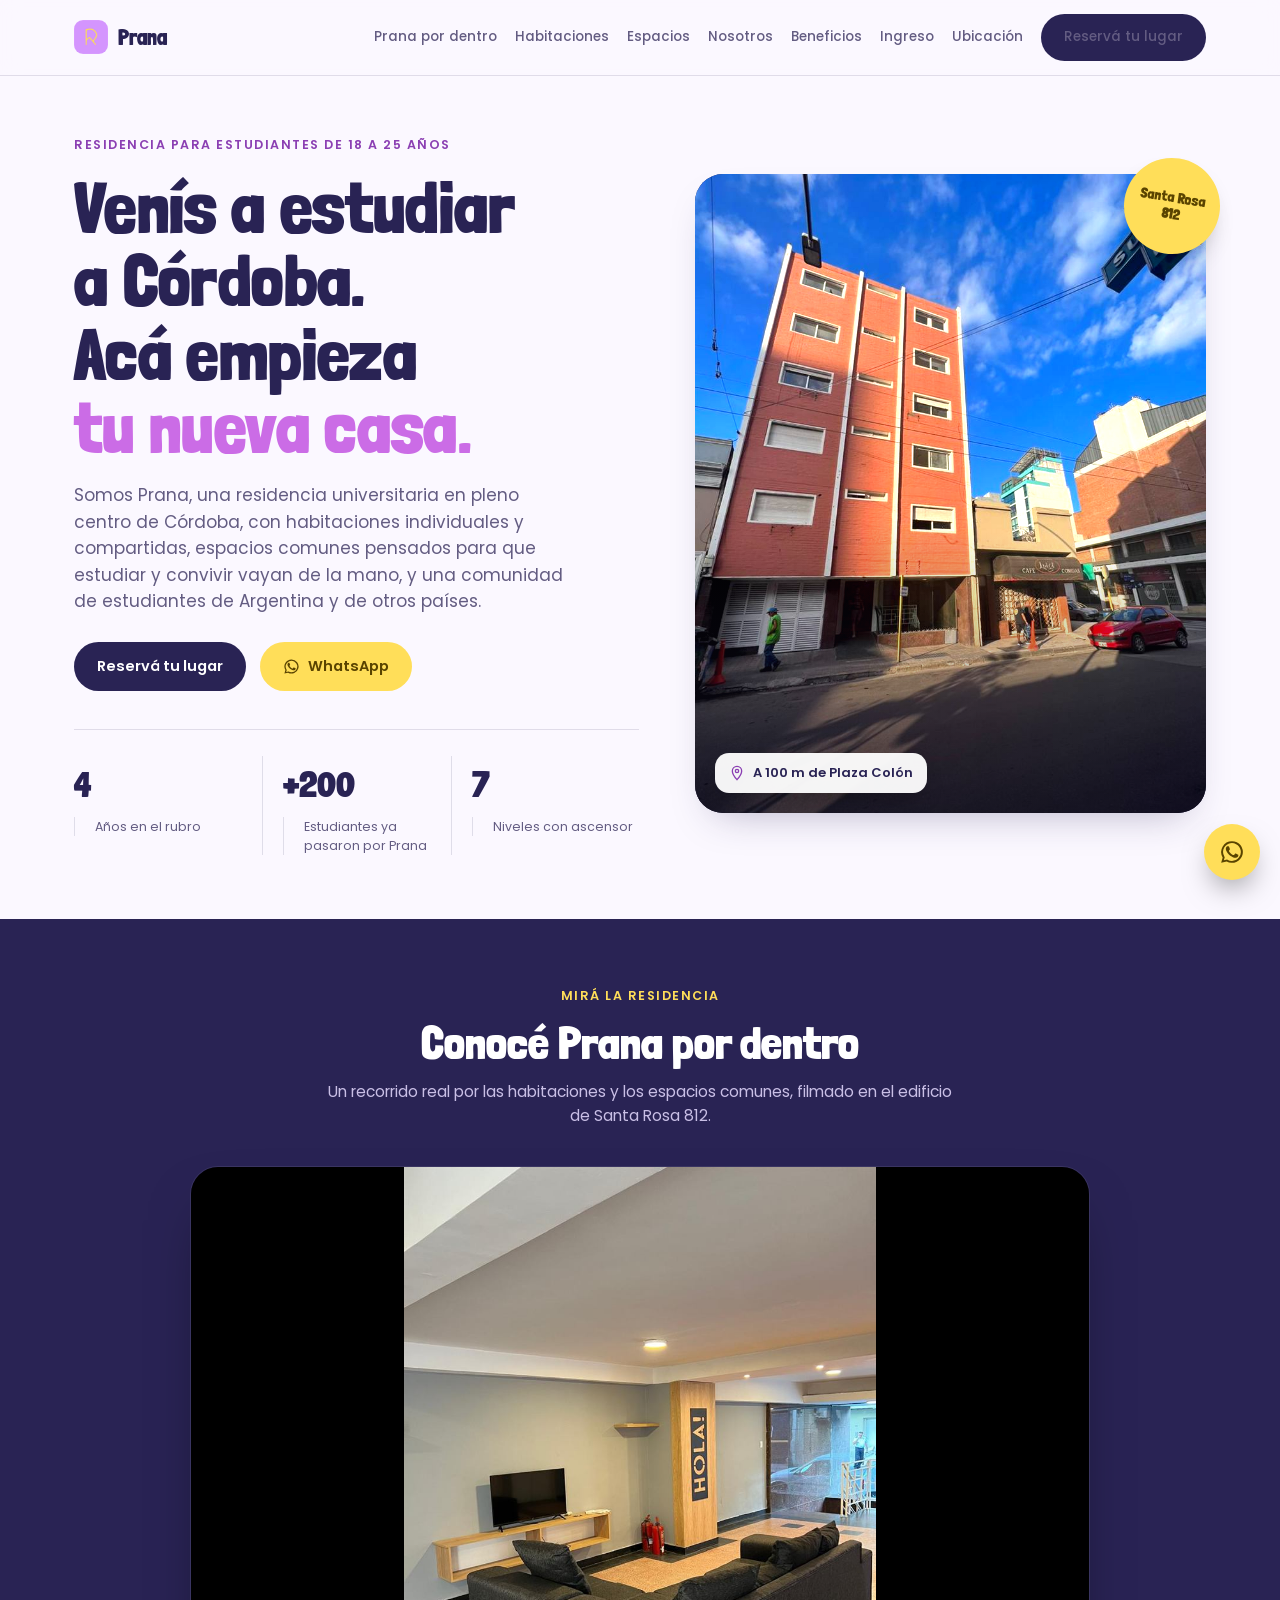
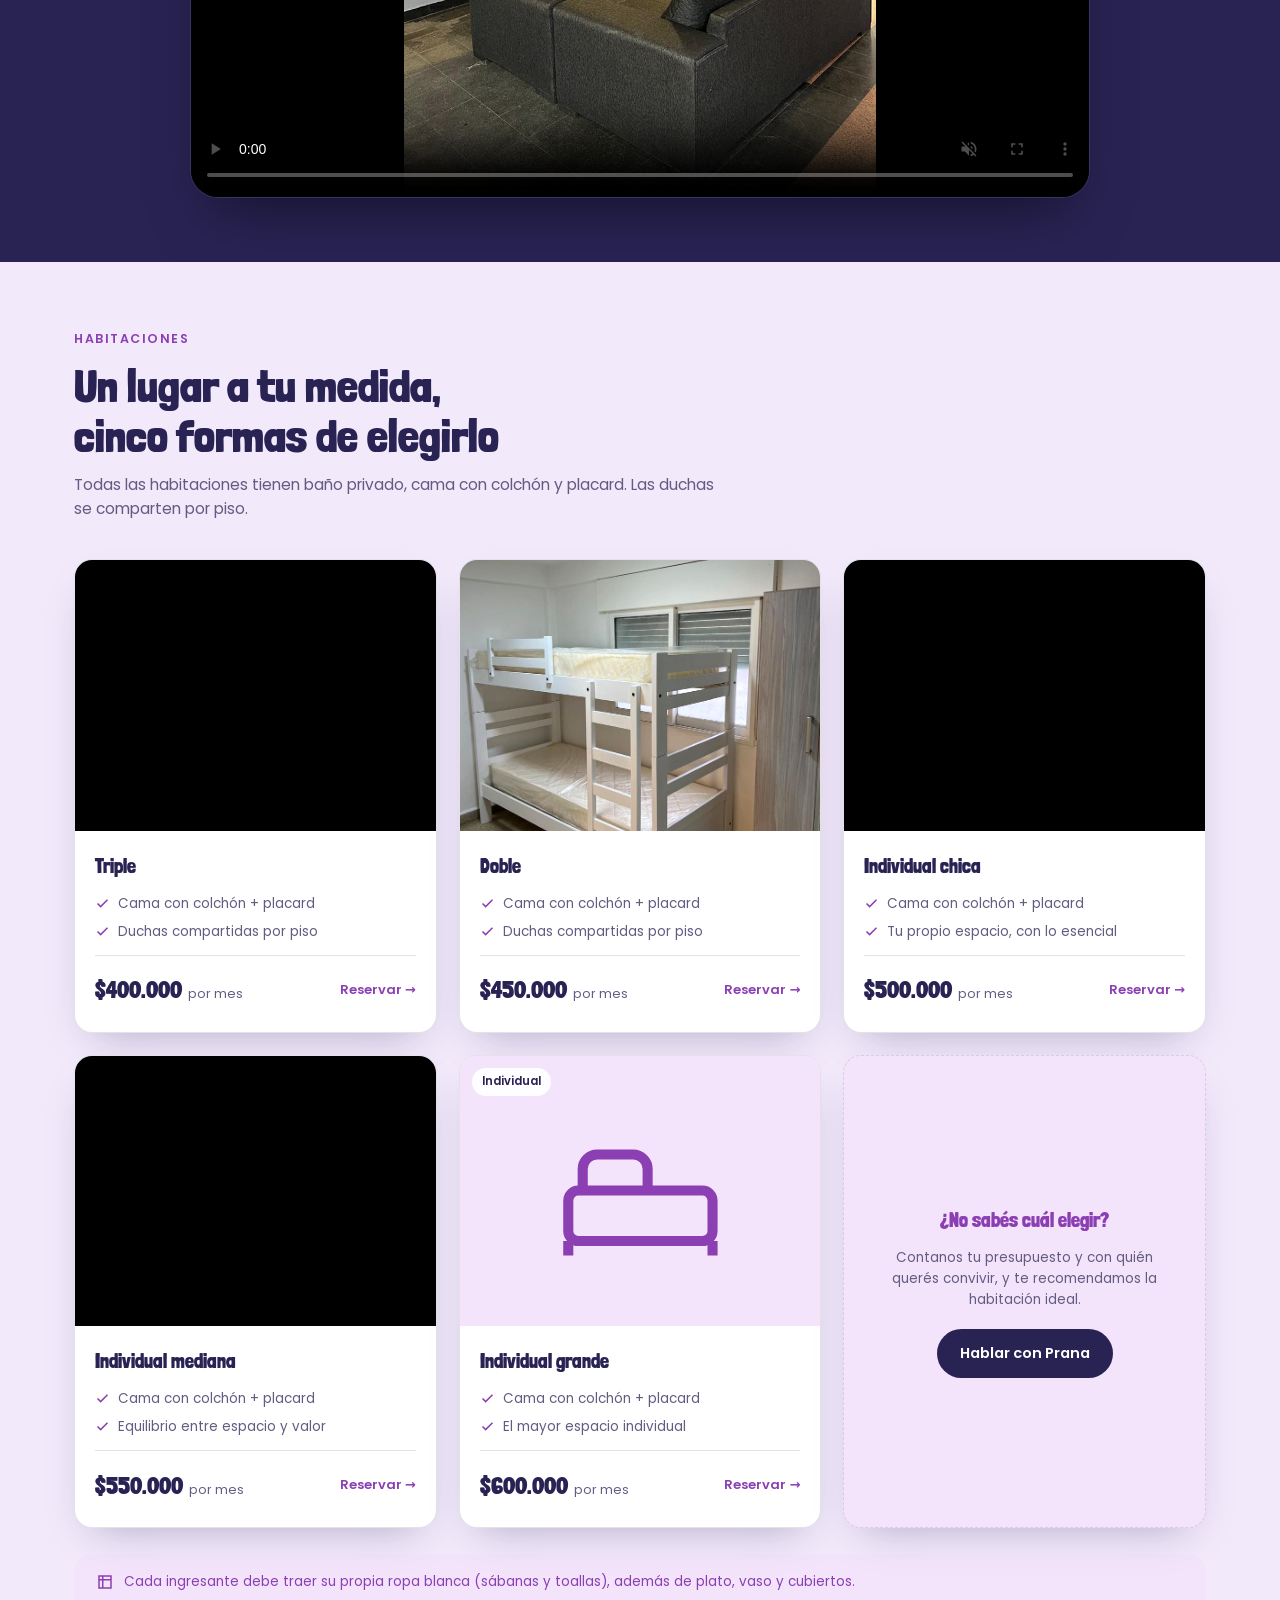
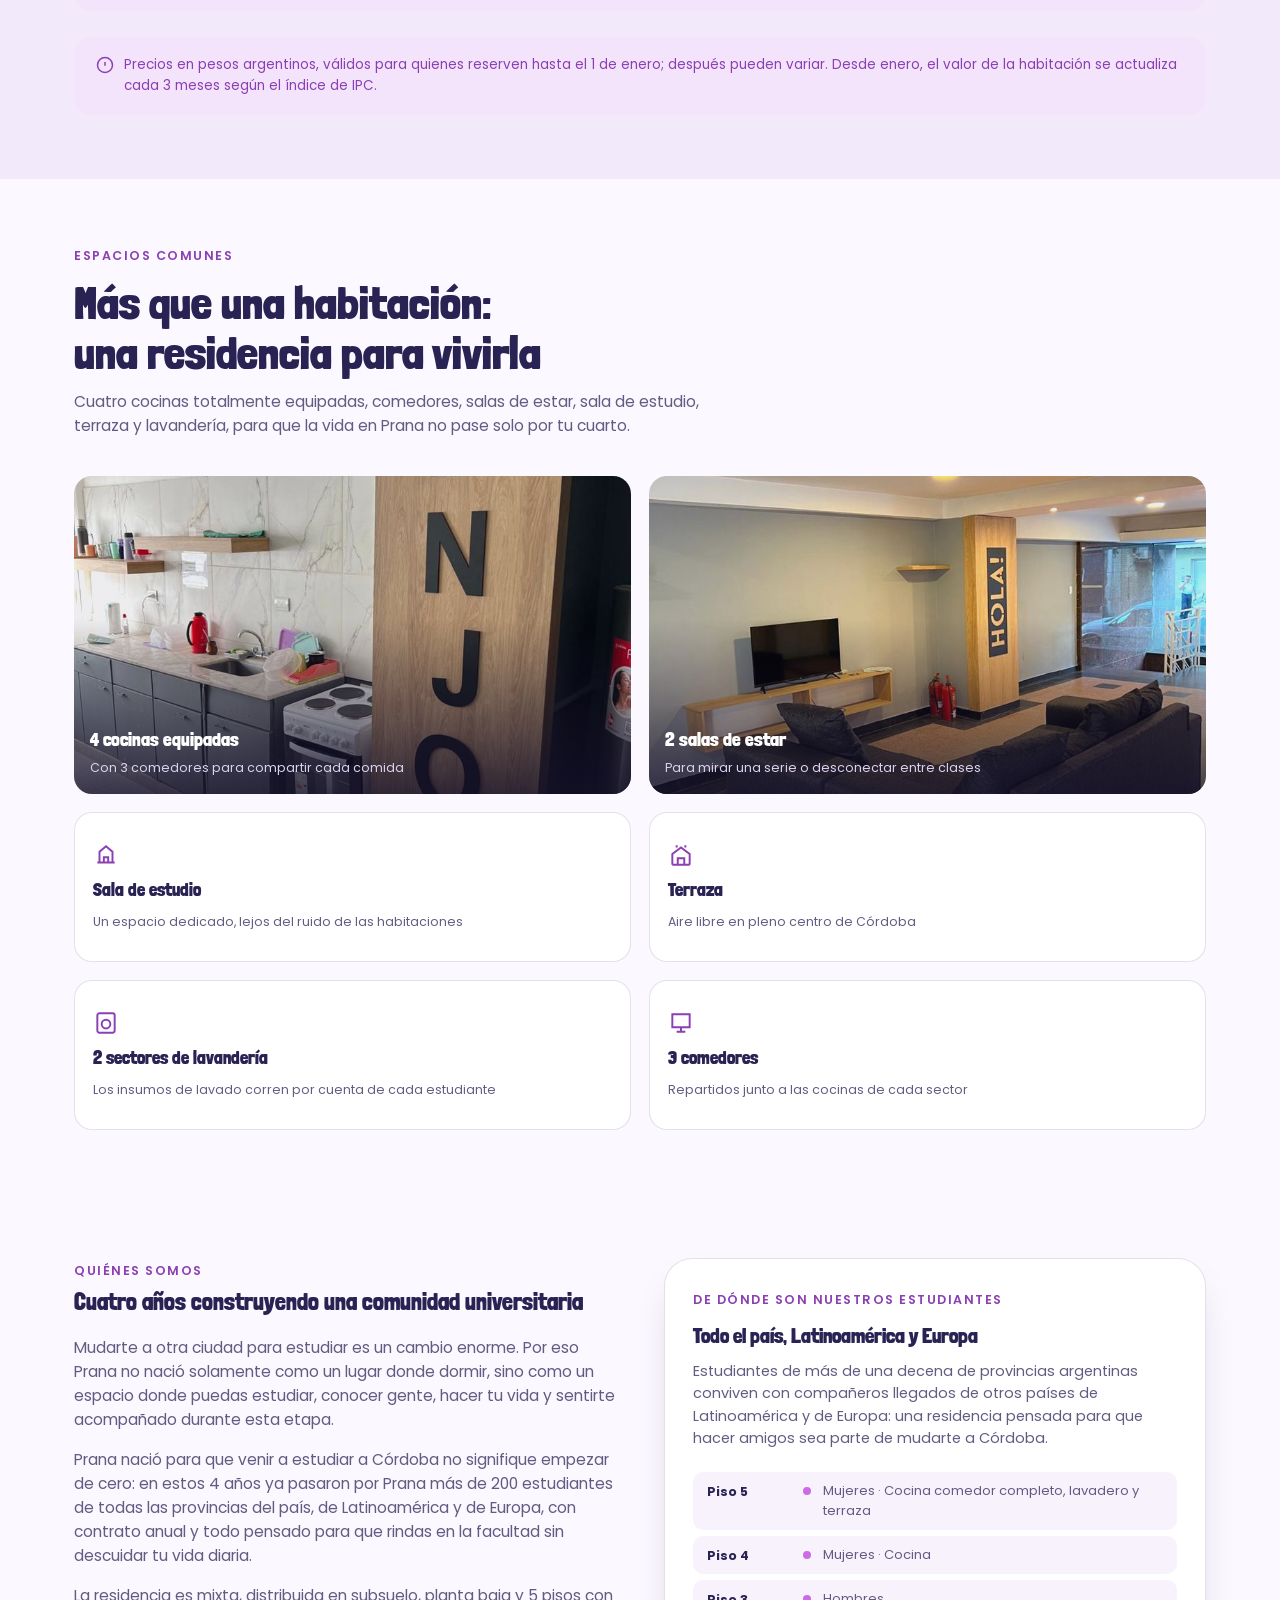
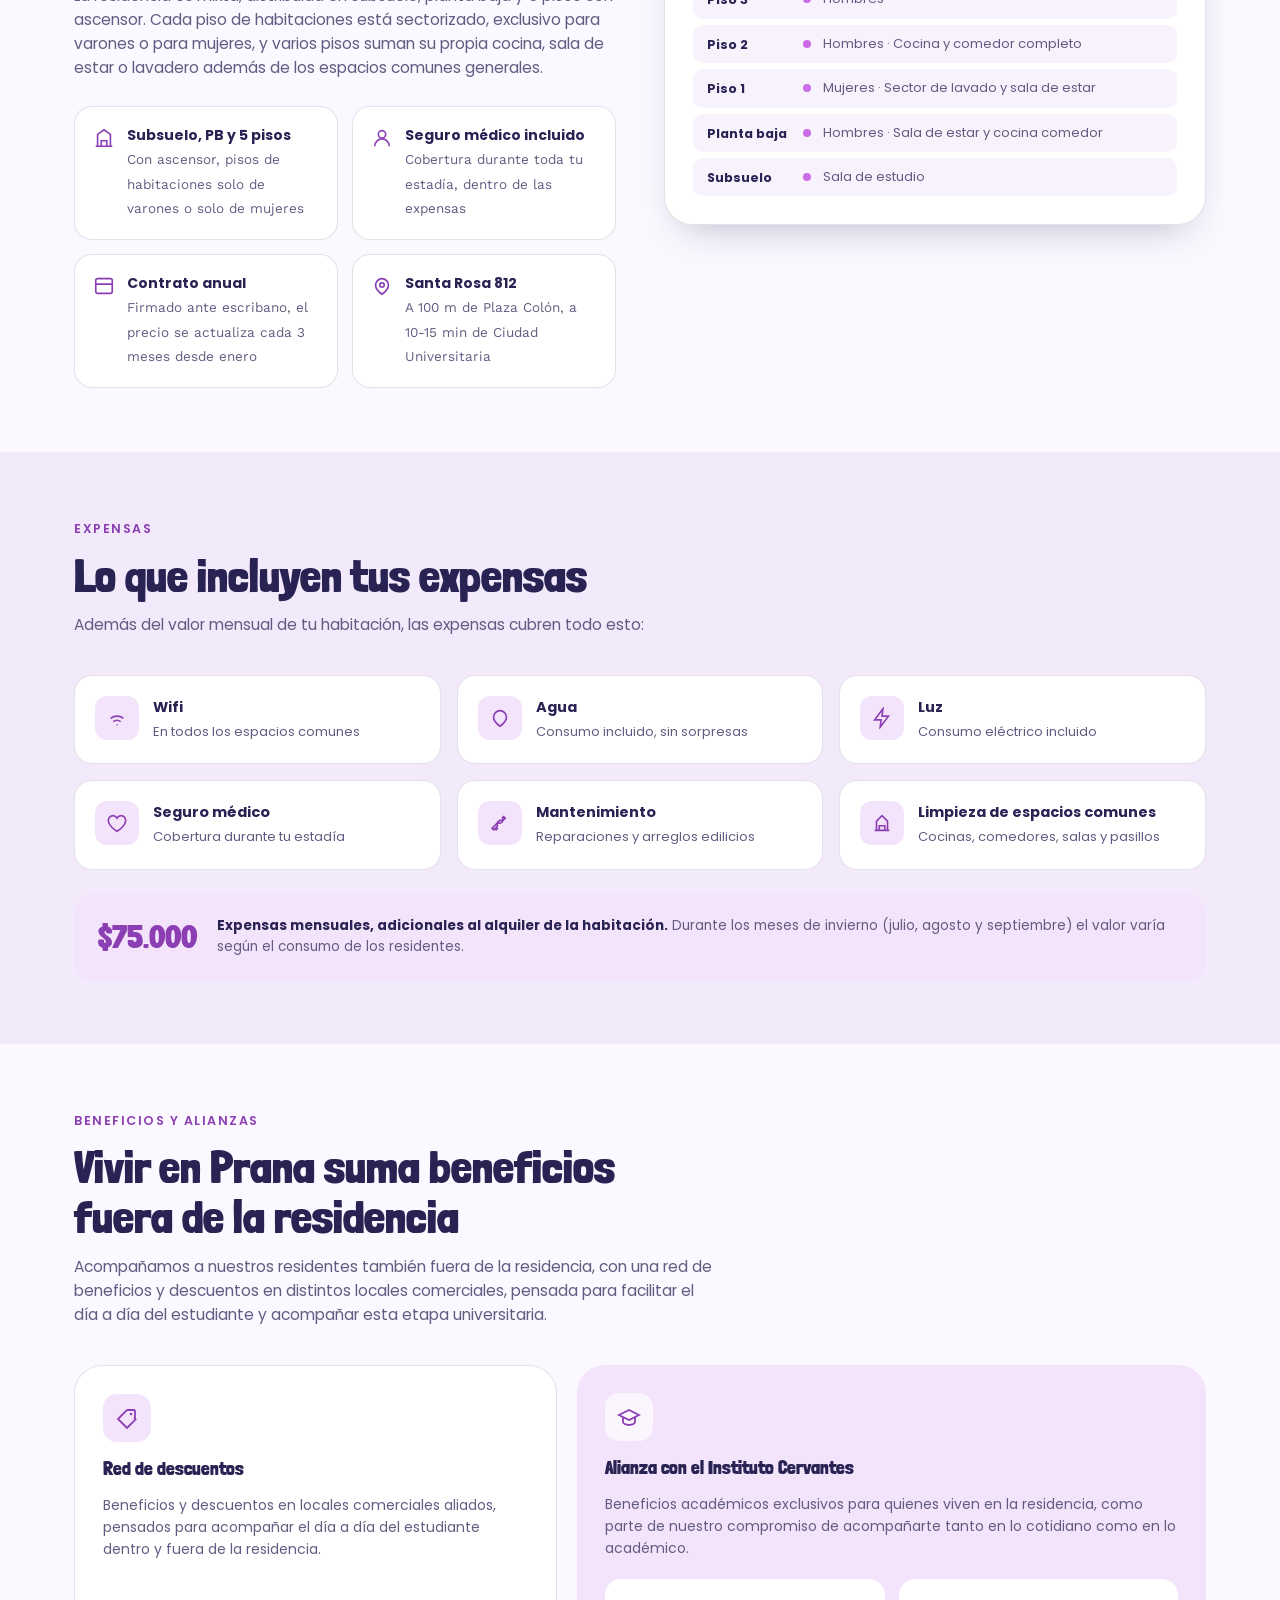
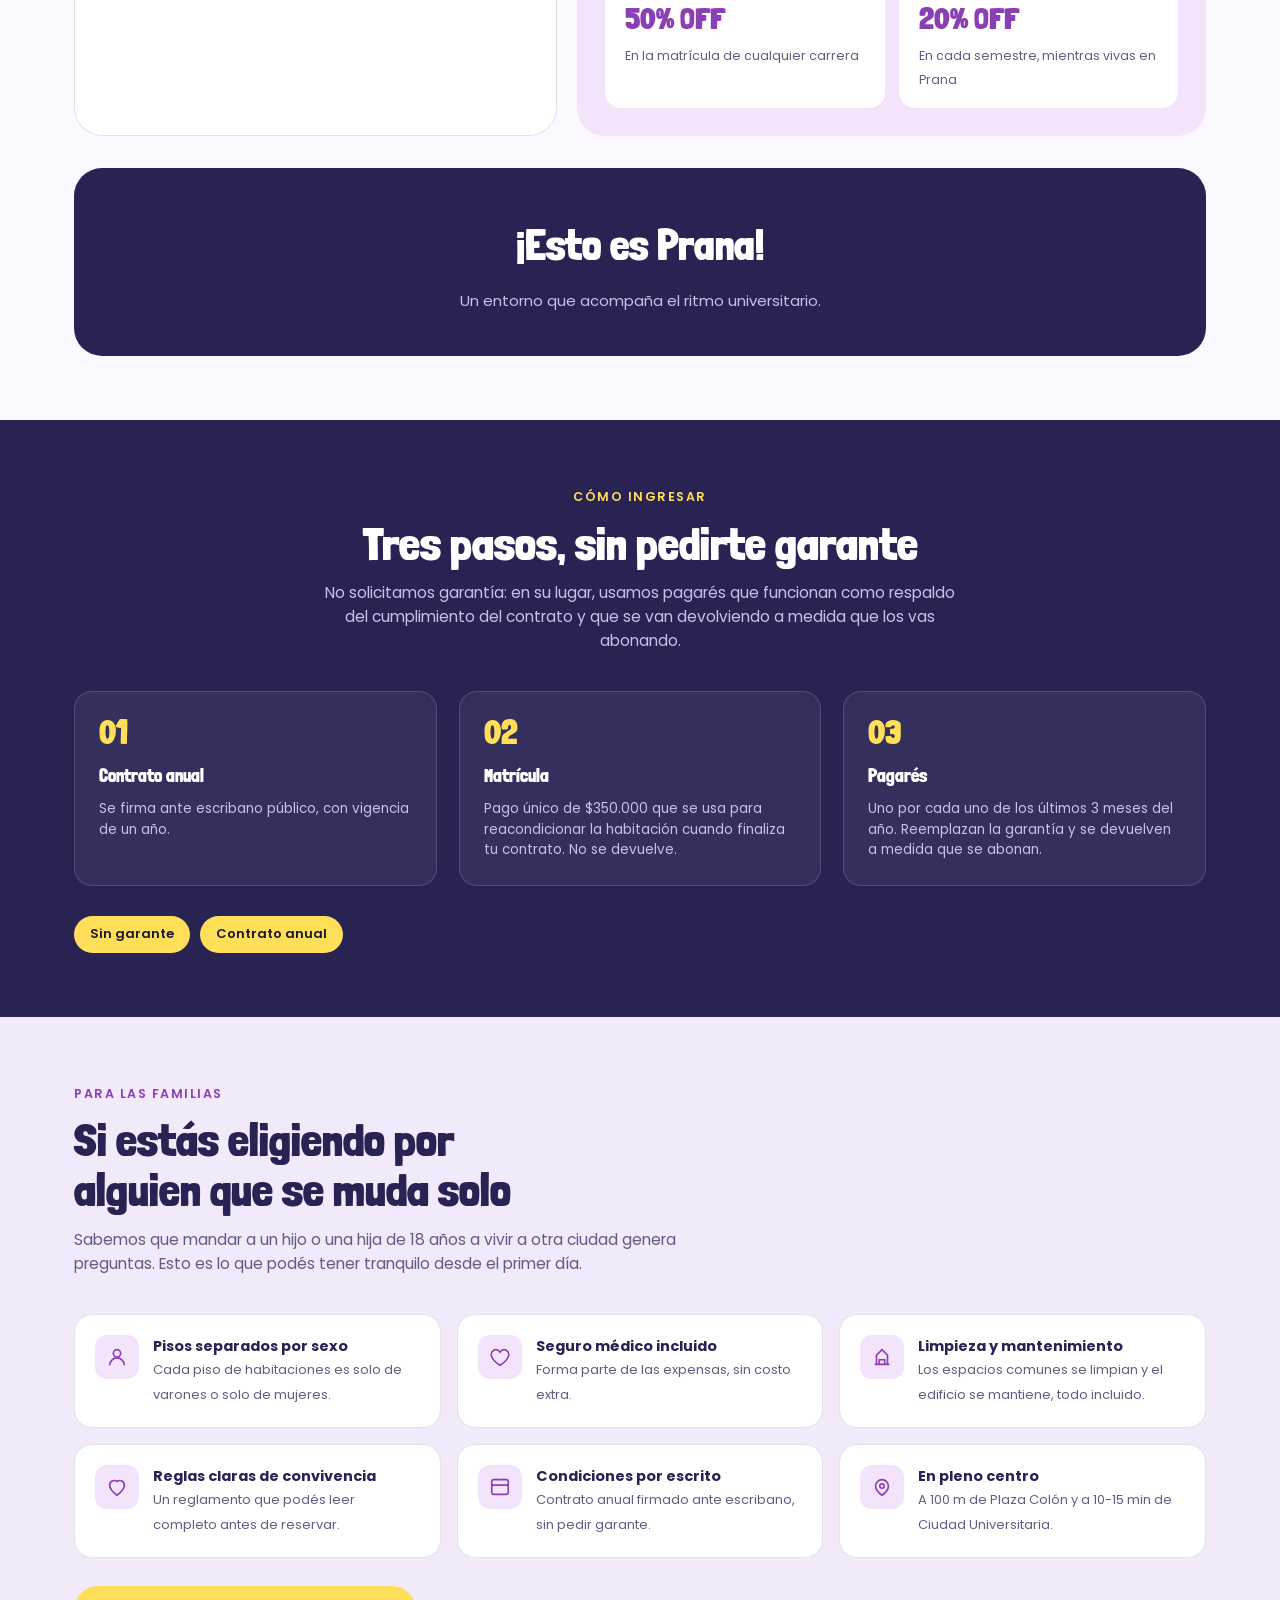
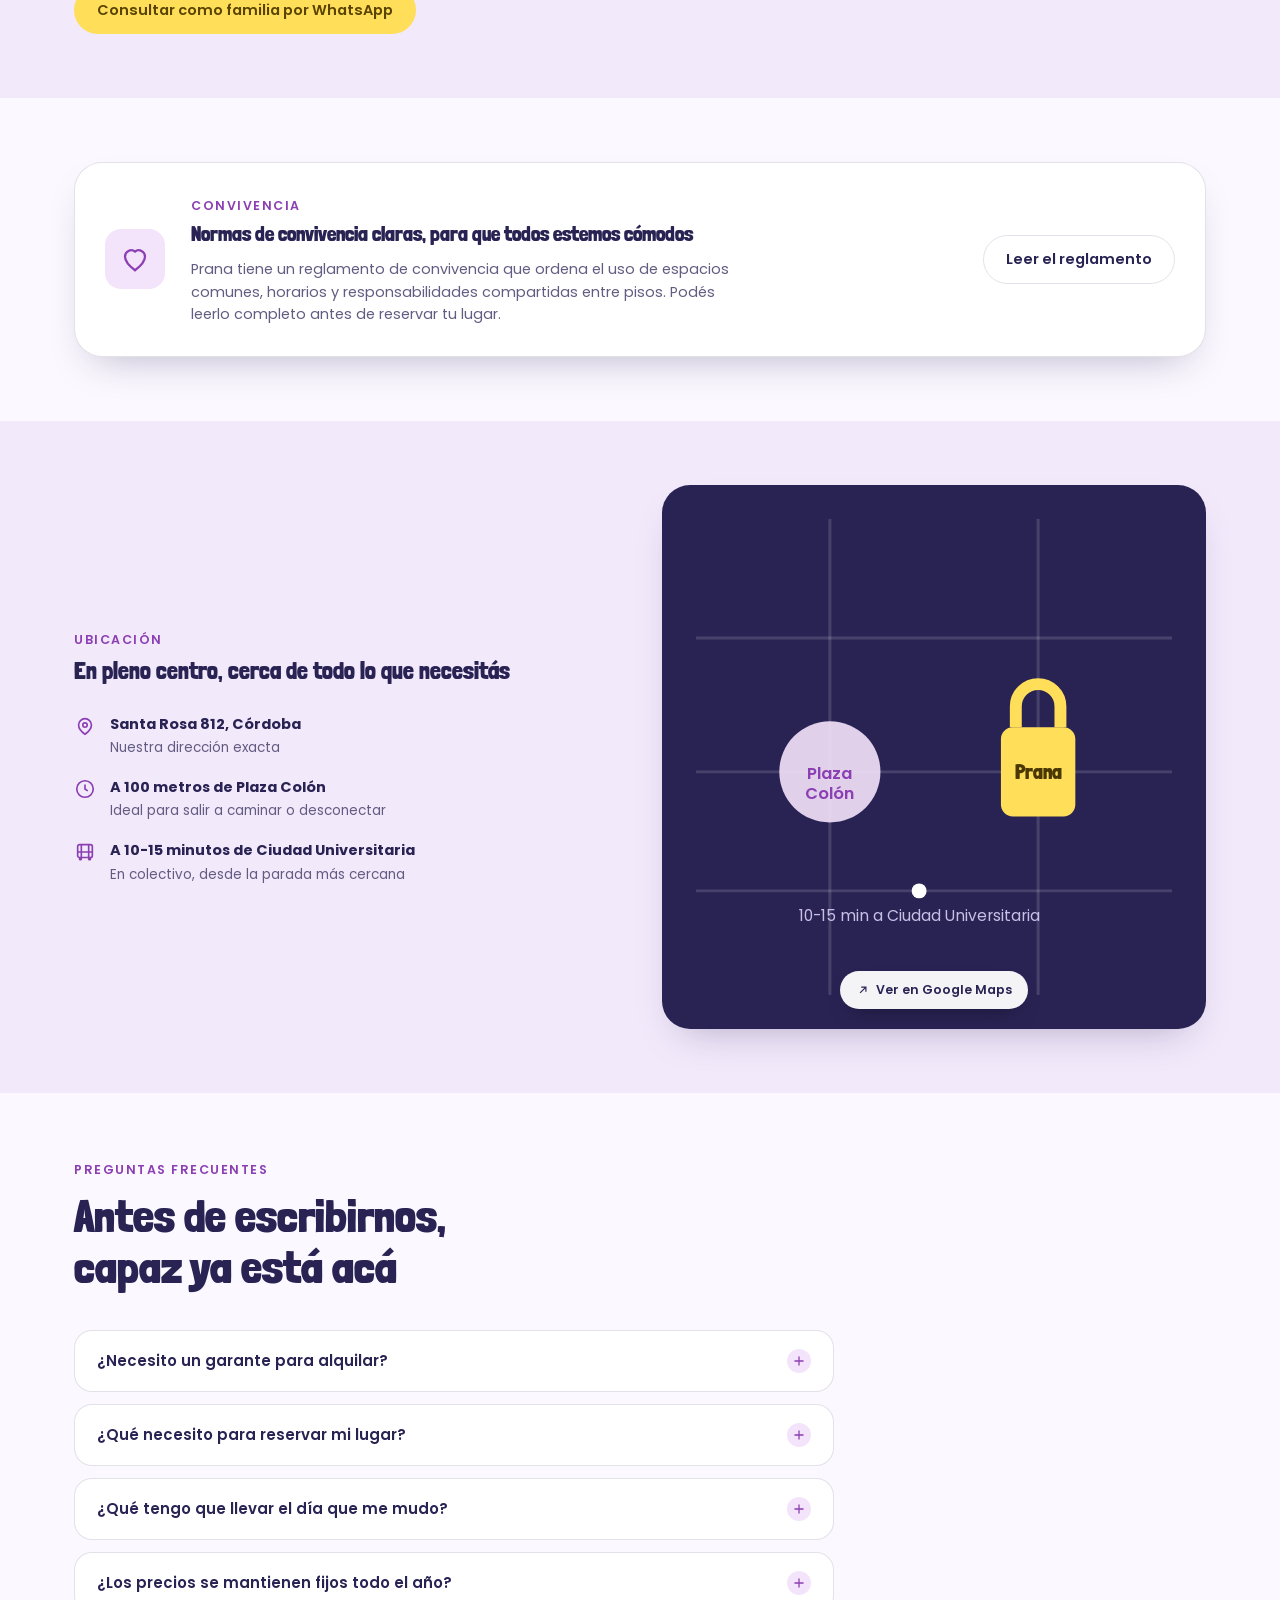
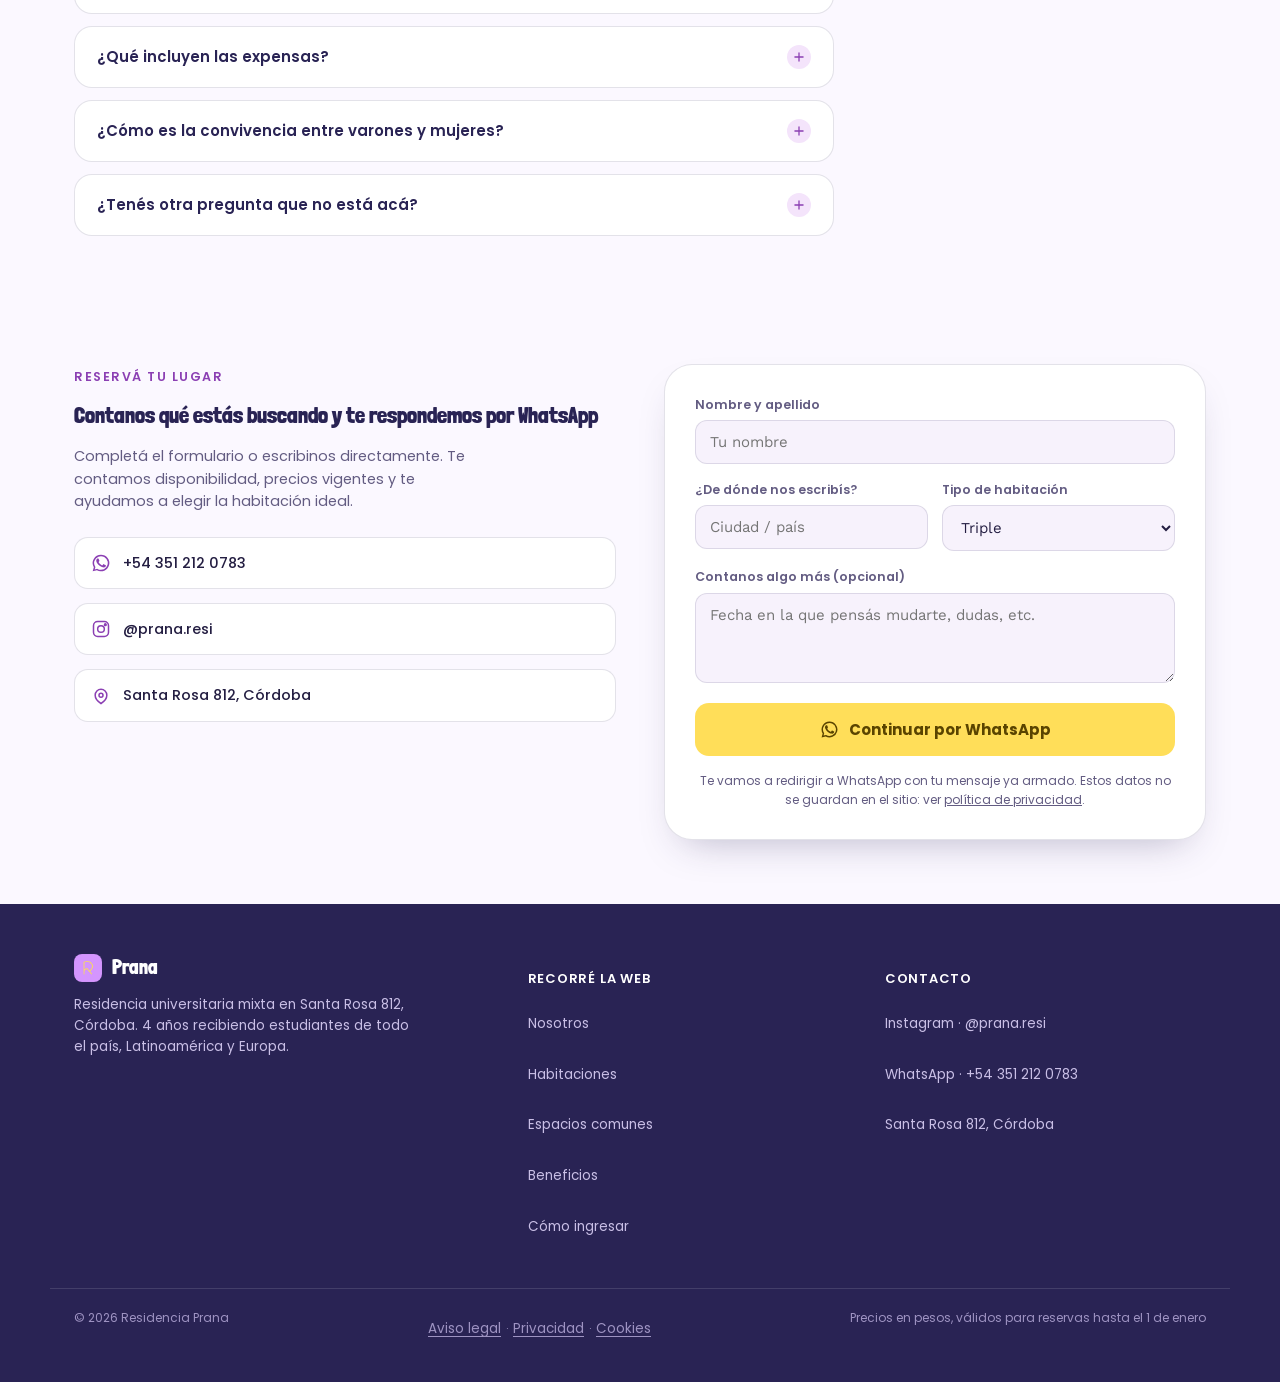
<file: index.html>
<!doctype html>
<html lang="es-AR">
<head>
<meta charset="utf-8">
<meta name="viewport" content="width=device-width, initial-scale=1, viewport-fit=cover">
<title>Residencia Prana | Residencia universitaria en Córdoba</title>
<meta name="description" content="Residencia universitaria en el centro de Córdoba, a 100 m de Plaza Colón. Habitaciones individuales y compartidas, espacios comunes y contrato anual sin garante.">
<link rel="canonical" href="https://delicate-zabaione-0e9af4.netlify.app/">
<meta name="robots" content="index, follow, max-image-preview:large">
<meta name="theme-color" content="#292354">
<meta name="color-scheme" content="light dark">
<meta property="og:type" content="website">
<meta property="og:locale" content="es_AR">
<meta property="og:site_name" content="Residencia Prana">
<meta property="og:title" content="Residencia Prana | Residencia universitaria en Córdoba">
<meta property="og:description" content="A 100 m de Plaza Colón. Habitaciones individuales y compartidas, espacios comunes y contrato anual sin garante.">
<meta property="og:url" content="https://delicate-zabaione-0e9af4.netlify.app/">
<meta property="og:image" content="https://delicate-zabaione-0e9af4.netlify.app/assets/hero-building.jpg">
<meta property="og:image:width" content="800">
<meta property="og:image:height" content="1067">
<meta property="og:image:alt" content="Fachada del edificio de Residencia Prana en Santa Rosa 812, Córdoba">
<meta name="twitter:card" content="summary_large_image">
<meta name="twitter:title" content="Residencia Prana | Residencia universitaria en Córdoba">
<meta name="twitter:description" content="A 100 m de Plaza Colón. Habitaciones individuales y compartidas, espacios comunes y contrato anual sin garante.">
<meta name="twitter:image" content="https://delicate-zabaione-0e9af4.netlify.app/assets/hero-building.jpg">
<link rel="icon" href="/favicon.ico" sizes="any">
<link rel="icon" type="image/png" sizes="32x32" href="/assets/favicon-32.png">
<link rel="apple-touch-icon" href="/assets/apple-touch-icon.png">
<link rel="manifest" href="/site.webmanifest">
<link rel="preload" href="assets/fonts/londrina-900.woff2" as="font" type="font/woff2" crossorigin>
<link rel="preload" href="assets/fonts/poppins-500.woff2" as="font" type="font/woff2" crossorigin>
<link rel="preload" href="assets/hero-building.jpg" as="image" fetchpriority="high">
<script type="application/ld+json">
{
  "@context": "https://schema.org",
  "@type": "LodgingBusiness",
  "name": "Residencia Prana",
  "description": "Residencia universitaria mixta en el centro de Córdoba, Argentina, para estudiantes de 18 a 25 años. Habitaciones individuales y compartidas con baño privado, espacios comunes, expensas con seguro médico y contrato anual sin garante.",
  "url": "https://delicate-zabaione-0e9af4.netlify.app/",
  "image": [
    "https://delicate-zabaione-0e9af4.netlify.app/assets/hero-building.jpg",
    "https://delicate-zabaione-0e9af4.netlify.app/assets/lounge.jpg",
    "https://delicate-zabaione-0e9af4.netlify.app/assets/kitchen.jpg"
  ],
  "logo": "https://delicate-zabaione-0e9af4.netlify.app/assets/icon-512.png",
  "telephone": "+5493512120783",
  "address": {
    "@type": "PostalAddress",
    "streetAddress": "Santa Rosa 812",
    "addressLocality": "Córdoba",
    "addressRegion": "Córdoba",
    "addressCountry": "AR"
  },
  "sameAs": ["https://www.instagram.com/prana.resi"],
  "priceRange": "$400.000 - $600.000 por mes",
  "knowsLanguage": "es",
  "amenityFeature": [
    { "@type": "LocationFeatureSpecification", "name": "Baño privado en cada habitación", "value": true },
    { "@type": "LocationFeatureSpecification", "name": "Cocinas equipadas", "value": true },
    { "@type": "LocationFeatureSpecification", "name": "Sala de estudio", "value": true },
    { "@type": "LocationFeatureSpecification", "name": "Terraza", "value": true },
    { "@type": "LocationFeatureSpecification", "name": "Lavandería", "value": true },
    { "@type": "LocationFeatureSpecification", "name": "Ascensor", "value": true },
    { "@type": "LocationFeatureSpecification", "name": "Wifi en espacios comunes", "value": true }
  ]
}
</script>
<style>
  @font-face{font-family:'Londrina Solid';font-style:normal;font-weight:100 900;font-display:swap;src:url(assets/fonts/londrina-900.woff2) format('woff2');}
  @font-face{font-family:'Poppins';font-style:normal;font-weight:400;font-display:swap;src:url(assets/fonts/poppins-400.woff2) format('woff2');}
  @font-face{font-family:'Poppins';font-style:normal;font-weight:500;font-display:swap;src:url(assets/fonts/poppins-500.woff2) format('woff2');}
  @font-face{font-family:'Poppins';font-style:normal;font-weight:600;font-display:swap;src:url(assets/fonts/poppins-600.woff2) format('woff2');}
  @font-face{font-family:'Poppins';font-style:normal;font-weight:700;font-display:swap;src:url(assets/fonts/poppins-700.woff2) format('woff2');}
  @font-face{font-family:'Work Sans';font-style:normal;font-weight:100 900;font-display:swap;src:url(assets/fonts/worksans-var.woff2) format('woff2');}
  html{scroll-behavior:smooth;scroll-padding-top:84px;-webkit-text-size-adjust:100%;}
  @media (prefers-reduced-motion: reduce){ html{scroll-behavior:auto;} }
  body{margin:0;}
  [hidden]{display:none!important;}
  .skip-link{position:absolute;left:12px;top:-60px;z-index:100;background:var(--navy);color:#fff;padding:10px 16px;border-radius:10px;font-family:var(--font-sub);font-weight:600;font-size:14px;}
  .skip-link:focus{top:12px;}
  :root{
    --bg:#FBF8FF;
    --bg-alt:#F2E9FB;
    --surface:#FFFFFF;
    --surface-2:#F7F2FC;
    --ink:#241E42;
    --ink-soft:#635C82;
    --navy:#292354;
    --purple:#CB6CE6;
    --purple-strong:#8B3FB3;
    --purple-wash:#F4E4FB;
    --yellow:#FFDE59;
    --yellow-ink:#5A4400;
    --line:rgba(41,35,84,0.13);
    --shadow:0 18px 40px -20px rgba(41,35,84,0.35);
    --radius-lg:28px;
    --radius-md:18px;
    --radius-sm:12px;
    --font-display:'Londrina Solid','Baloo 2',system-ui,sans-serif;
    --font-sub:'Poppins',system-ui,-apple-system,sans-serif;
    --font-body:'Work Sans',system-ui,-apple-system,sans-serif;
  }
  @media (prefers-color-scheme: dark){
    :root:not([data-theme="light"]){
      --bg:#1A1530;
      --bg-alt:#221A3E;
      --surface:#231C42;
      --surface-2:#2A2250;
      --ink:#F4EFFC;
      --ink-soft:#C7BEE3;
      --navy:#15112A;
      --purple:#D98CF0;
      --purple-strong:#E6ACF5;
      --purple-wash:#332757;
      --yellow:#FFDE59;
      --yellow-ink:#4A3800;
      --line:rgba(244,239,252,0.14);
      --shadow:0 18px 40px -20px rgba(0,0,0,0.6);
    }
  }
  :root[data-theme="dark"]{
    --bg:#1A1530;
    --bg-alt:#221A3E;
    --surface:#231C42;
    --surface-2:#2A2250;
    --ink:#F4EFFC;
    --ink-soft:#C7BEE3;
    --navy:#15112A;
    --purple:#D98CF0;
    --purple-strong:#E6ACF5;
    --purple-wash:#332757;
    --yellow:#FFDE59;
    --yellow-ink:#4A3800;
    --line:rgba(244,239,252,0.14);
    --shadow:0 18px 40px -20px rgba(0,0,0,0.6);
  }

  *{box-sizing:border-box;}
  body{
    background:var(--bg);
    color:var(--ink);
    font-family:var(--font-body);
    font-size:16px;
    line-height:1.55;
    -webkit-font-smoothing:antialiased;
  }
  body, .wrap{padding-left:0;padding-right:0;}
  img{display:block;}
  h1,h2,h3{font-family:var(--font-display);font-weight:400;color:var(--navy);text-wrap:balance;margin:0;}
  :root[data-theme="dark"] h1, :root[data-theme="dark"] h2, :root[data-theme="dark"] h3{color:var(--ink);}
  @media (prefers-color-scheme: dark){
    :root:not([data-theme="light"]) h1, :root:not([data-theme="light"]) h2, :root:not([data-theme="light"]) h3{color:var(--ink);}
  }
  p{margin:0;}
  a{color:inherit;text-decoration:none;}
  ul{margin:0;padding:0;list-style:none;}
  button{font-family:inherit;}

  .wrap{max-width:1180px;margin:0 auto;padding-inline:24px;}
  @media (max-width:640px){ .wrap{padding-inline:18px;} }

  .eyebrow{
    font-family:var(--font-sub);
    font-size:12.5px;
    font-weight:600;
    letter-spacing:.12em;
    text-transform:uppercase;
    color:var(--purple-strong);
  }

  /* ---------- Header ---------- */
  header.site{
    position:sticky;
    top:env(safe-area-inset-top,0px);
    z-index:50;
    background:color-mix(in srgb, var(--bg) 88%, transparent);
    backdrop-filter:blur(10px);
    border-bottom:1px solid var(--line);
  }
  .nav-row{
    display:flex;align-items:center;justify-content:space-between;
    padding-block:14px;
    gap:16px;
  }
  .brand{display:flex;align-items:center;gap:10px;font-family:var(--font-display);font-size:22px;color:var(--navy);}
  :root[data-theme="dark"] .brand, .brand{color:var(--navy);}
  @media (prefers-color-scheme: dark){ :root:not([data-theme="light"]) .brand{color:var(--ink);} }
  :root[data-theme="dark"] .brand{color:var(--ink);}
  .brand-mark{width:34px;height:34px;flex:none;border-radius:9px;object-fit:cover;display:block;}
  .foot-mark{width:28px;height:28px;flex:none;border-radius:8px;object-fit:cover;display:block;}
  nav.links{display:flex;gap:18px;align-items:center;}
  nav.links a{
    font-family:var(--font-sub);font-size:13.5px;font-weight:500;color:var(--ink-soft);
    white-space:nowrap;
  }
  nav.links a:hover{color:var(--purple-strong);}
  .btn{
    display:inline-flex;align-items:center;justify-content:center;gap:8px;
    font-family:var(--font-sub);font-weight:600;font-size:14.5px;
    padding:12px 22px;border-radius:999px;border:1px solid transparent;
    cursor:pointer;transition:transform .15s ease, box-shadow .15s ease;
    white-space:nowrap;
  }
  .btn:active{transform:translateY(1px);}
  .btn:focus-visible{outline:3px solid var(--purple);outline-offset:2px;}
  .btn-primary{background:var(--navy);color:#fff;}
  :root[data-theme="dark"] .btn-primary{background:var(--purple);color:var(--navy);}
  @media (prefers-color-scheme: dark){ :root:not([data-theme="light"]) .btn-primary{background:var(--purple);color:var(--navy);} }
  .btn-primary:hover{box-shadow:var(--shadow);}
  .btn-ghost{background:transparent;color:var(--navy);border-color:var(--line);}
  :root[data-theme="dark"] .btn-ghost{color:var(--ink);}
  @media (prefers-color-scheme: dark){ :root:not([data-theme="light"]) .btn-ghost{color:var(--ink);} }
  .btn-ghost:hover{border-color:var(--purple);}
  .btn-wa{background:var(--yellow);color:var(--yellow-ink);}
  .btn-wa:hover{box-shadow:var(--shadow);}
  .btn-wa svg{width:17px;height:17px;}
  .nav-toggle{display:none;}
  .menu-btn{
    display:none;width:42px;height:42px;border-radius:12px;border:1px solid var(--line);
    background:var(--surface);align-items:center;justify-content:center;flex:none;cursor:pointer;
  }
  .menu-btn svg{width:20px;height:20px;}

  @media (max-width:1150px){
    nav.links{
      position:absolute;top:100%;left:0;right:0;
      flex-direction:column;align-items:stretch;gap:0;
      background:var(--surface);border-bottom:1px solid var(--line);
      padding:6px 24px 18px;
      display:none;
    }
    nav.links.open{display:flex;}
    nav.links a{padding:12px 0;border-bottom:1px solid var(--line);}
    nav.links .btn{margin-top:10px;width:100%;}
    .menu-btn{display:flex;}
    .nav-desktop-cta{display:none;}
  }

  /* ---------- Hero ---------- */
  .hero{padding-block:56px 64px;}
  .hero-grid{
    display:grid;grid-template-columns:1.05fr 0.95fr;gap:56px;align-items:center;
  }
  @media (max-width:900px){ .hero-grid{grid-template-columns:1fr;gap:40px;} }

  .stat-chip-row{display:flex;flex-wrap:wrap;gap:10px;margin-top:8px;}
  .chip{
    font-family:var(--font-sub);font-size:13px;font-weight:600;
    background:var(--purple-wash);color:var(--purple-strong);
    padding:7px 14px;border-radius:999px;
  }

  .hero h1{font-size:clamp(2.8rem,6.4vw,4.5rem);line-height:1.02;margin-top:14px;letter-spacing:.005em;}
  .hero h1 em{font-style:normal;color:var(--purple);}
  .hero p.lead{
    font-family:var(--font-sub);font-size:17px;color:var(--ink-soft);
    max-width:46ch;margin-top:18px;
  }
  .hero .cta-row{display:flex;gap:14px;flex-wrap:wrap;margin-top:28px;}

  .stats-strip{
    display:grid;grid-template-columns:repeat(3,1fr);gap:0;
    margin-top:38px;border-top:1px solid var(--line);padding-top:26px;
  }
  .stats-strip div + div{border-left:1px solid var(--line);padding-left:20px;}
  .stat-num{font-family:var(--font-display);font-size:clamp(1.7rem,3vw,2.3rem);color:var(--navy);}
  :root[data-theme="dark"] .stat-num{color:var(--ink);}
  @media (prefers-color-scheme: dark){ :root:not([data-theme="light"]) .stat-num{color:var(--ink);} }
  .stat-label{font-family:var(--font-sub);font-size:12.5px;color:var(--ink-soft);margin-top:4px;}
  @media (max-width:540px){ .stats-strip div + div{padding-left:14px;} .stat-label{font-size:11px;} }

  .hero-photo-wrap{position:relative;}
  .hero-photo{
    width:100%;aspect-ratio:4/5;border-radius:var(--radius-lg);overflow:hidden;
    box-shadow:var(--shadow);position:relative;background:var(--navy);
  }
  .hero-photo img{
    width:100%;height:100%;object-fit:cover;object-position:22% 32%;
    filter:brightness(1.14) contrast(1.08) saturate(1.18);
  }
  .hero-photo::after{
    content:"";position:absolute;inset:0;
    background:linear-gradient(185deg, rgba(41,35,84,0) 55%, rgba(20,16,42,.55) 100%);
    pointer-events:none;
  }
  .hero-pin{
    position:absolute;left:20px;bottom:20px;z-index:2;
    background:rgba(255,255,255,.95);color:var(--navy);
    font-family:var(--font-sub);font-weight:600;font-size:13px;
    padding:10px 14px;border-radius:14px;display:flex;align-items:center;gap:8px;
    box-shadow:0 10px 24px -10px rgba(0,0,0,.4);
  }
  .hero-pin svg{width:16px;height:16px;flex:none;color:var(--purple-strong);}
  .hero-pin{cursor:pointer;transition:transform .15s ease, box-shadow .15s ease;}
  .hero-pin:hover{transform:translateY(-2px);box-shadow:0 14px 28px -10px rgba(0,0,0,.5);}
  .hero-pin:focus-visible{outline:3px solid var(--purple);outline-offset:2px;}
  .hero-badge{
    position:absolute;top:-16px;right:-14px;z-index:3;
    background:var(--yellow);color:var(--yellow-ink);
    font-family:var(--font-display);font-size:14.5px;
    width:96px;height:96px;border-radius:50%;
    display:flex;align-items:center;justify-content:center;text-align:center;line-height:1.15;
    transform:rotate(9deg);box-shadow:0 14px 28px -14px rgba(0,0,0,.45);
    padding:8px;
  }
  @media (max-width:640px){ .hero-badge{width:80px;height:80px;font-size:12px;right:0;} }

  /* ---------- Section shells ---------- */
  section{padding-block:64px;}
  .section-alt{background:var(--bg-alt);}
  .section-navy{background:var(--navy);color:#EDE7FA;}
  .section-navy .eyebrow{color:var(--yellow);}
  .section-navy h2{color:#fff;}
  .head-row{max-width:640px;margin-bottom:38px;}
  .head-row h2{font-size:clamp(2rem,4vw,2.9rem);line-height:1.08;margin-top:10px;}
  .head-row p{font-family:var(--font-sub);color:var(--ink-soft);margin-top:12px;font-size:15.5px;}
  .section-navy .head-row p{color:#C9BFE6;}
  .head-row.center{margin-inline:auto;text-align:center;}

  /* ---------- Video ---------- */
  .video-shell{
    max-width:900px;margin:0 auto;border-radius:var(--radius-lg);overflow:hidden;
    box-shadow:0 30px 60px -24px rgba(0,0,0,.55);border:1px solid rgba(255,255,255,.08);
  }
  video{width:100%;display:block;background:#000;max-height:70vh;}

  /* ---------- Nosotros ---------- */
  .about-grid{display:grid;grid-template-columns:1fr 1fr;gap:48px;align-items:start;}
  @media (max-width:860px){ .about-grid{grid-template-columns:1fr;} }
  .about-copy p{font-family:var(--font-sub);color:var(--ink-soft);font-size:15.5px;margin-top:16px;}
  .about-copy p:first-of-type{margin-top:16px;}
  .fact-grid{display:grid;grid-template-columns:1fr 1fr;gap:14px;margin-top:26px;}
  .fact{
    background:var(--surface);border:1px solid var(--line);border-radius:var(--radius-md);
    padding:18px;display:flex;gap:12px;align-items:flex-start;
  }
  .fact svg{width:22px;height:22px;flex:none;color:var(--purple-strong);margin-top:2px;}
  .fact strong{display:block;font-family:var(--font-sub);font-size:14px;color:var(--navy);}
  :root[data-theme="dark"] .fact strong{color:var(--ink);}
  @media (prefers-color-scheme: dark){ :root:not([data-theme="light"]) .fact strong{color:var(--ink);} }
  .fact span{font-size:13.5px;color:var(--ink-soft);}

  .floors-card{
    background:var(--surface);border:1px solid var(--line);border-radius:var(--radius-lg);
    padding:28px;box-shadow:var(--shadow);
  }
  .floors-card h3{font-size:1.3rem;}
  .floors-card > p{font-family:var(--font-sub);color:var(--ink-soft);font-size:14.5px;margin-top:8px;}
  .floor-stack{display:flex;flex-direction:column;gap:6px;margin-top:22px;}
  .floor-row{
    display:flex;align-items:flex-start;gap:12px;background:var(--surface-2);
    border-radius:10px;padding:9px 14px;font-family:var(--font-sub);font-size:13px;color:var(--ink-soft);
  }
  .floor-row b{color:var(--navy);font-size:12.5px;width:84px;flex:none;padding-top:1px;}
  :root[data-theme="dark"] .floor-row b{color:var(--ink);}
  @media (prefers-color-scheme: dark){ :root:not([data-theme="light"]) .floor-row b{color:var(--ink);} }
  .floor-dot{width:8px;height:8px;border-radius:50%;background:var(--purple);flex:none;margin-top:6px;}

  /* ---------- Rooms ---------- */
  .room-grid{display:grid;grid-template-columns:repeat(3,1fr);gap:22px;}
  @media (max-width:900px){ .room-grid{grid-template-columns:1fr 1fr;} }
  @media (max-width:600px){ .room-grid{grid-template-columns:1fr;} }
  .room-card{
    background:var(--surface);border:1px solid var(--line);border-radius:var(--radius-md);
    overflow:hidden;display:flex;flex-direction:column;box-shadow:var(--shadow);
  }
  .room-media{aspect-ratio:4/3;width:100%;background:var(--purple-wash);position:relative;overflow:hidden;}
  .room-media img, .room-media video{width:100%;height:100%;object-fit:cover;filter:brightness(1.05) saturate(1.05);}
  .room-media.icon{display:flex;align-items:center;justify-content:center;}
  .room-media.icon svg{width:64%;height:64%;color:var(--purple-strong);}
  .room-tag{
    position:absolute;top:12px;left:12px;background:rgba(255,255,255,.92);color:var(--navy);
    font-family:var(--font-sub);font-weight:600;font-size:11.5px;padding:5px 10px;border-radius:999px;
  }
  .room-body{padding:20px;display:flex;flex-direction:column;gap:12px;flex:1;}
  .room-body h3{font-size:1.25rem;}
  .room-feats{display:flex;flex-direction:column;gap:7px;}
  .room-feats li{display:flex;gap:8px;align-items:flex-start;font-size:13.5px;color:var(--ink-soft);font-family:var(--font-sub);}
  .room-feats svg{width:15px;height:15px;flex:none;margin-top:2px;color:var(--purple-strong);}
  .room-price{
    margin-top:auto;padding-top:12px;border-top:1px solid var(--line);
    display:flex;align-items:center;justify-content:space-between;
  }
  .room-price span{font-family:var(--font-sub);font-size:12.5px;color:var(--ink-soft);}
  .price-main{display:flex;align-items:baseline;gap:6px;}
  .price-main b{font-family:var(--font-display);font-weight:400;font-size:1.5rem;color:var(--navy);}
  :root[data-theme="dark"] .price-main b{color:var(--ink);}
  @media (prefers-color-scheme: dark){ :root:not([data-theme="light"]) .price-main b{color:var(--ink);} }
  .price-box{
    margin-top:24px;background:var(--purple-wash);border-radius:var(--radius-md);
    padding:22px 24px;display:flex;gap:20px;align-items:center;flex-wrap:wrap;
  }
  .price-box .amount{font-family:var(--font-display);font-size:2rem;color:var(--purple-strong);line-height:1;}
  .price-box p{font-family:var(--font-sub);font-size:13.5px;color:var(--ink-soft);flex:1;min-width:240px;}
  .price-box p b{color:var(--navy);}
  :root[data-theme="dark"] .price-box p b{color:var(--ink);}
  @media (prefers-color-scheme: dark){ :root:not([data-theme="light"]) .price-box p b{color:var(--ink);} }
  .room-price a{font-family:var(--font-sub);font-weight:600;font-size:13px;color:var(--purple-strong);}
  .room-note{
    margin-top:26px;background:var(--purple-wash);border-radius:var(--radius-md);
    padding:18px 22px;font-family:var(--font-sub);font-size:13.5px;color:var(--purple-strong);
    display:flex;gap:10px;align-items:flex-start;
  }
  .room-note svg{width:18px;height:18px;flex:none;margin-top:1px;}

  /* ---------- Common spaces ---------- */
  .spaces-grid{
    display:grid;grid-template-columns:repeat(4,1fr);gap:18px;
    grid-auto-rows:150px;
  }
  @media (max-width:900px){ .spaces-grid{grid-template-columns:repeat(2,1fr);grid-auto-rows:170px;} }
  @media (max-width:540px){ .spaces-grid{grid-template-columns:1fr;grid-auto-rows:190px;} }
  .space-card{
    position:relative;border-radius:var(--radius-md);overflow:hidden;
    grid-column:span 2;grid-row:span 2;
  }
  .space-card.small{grid-column:span 2;grid-row:span 1;}
  @media (max-width:540px){ .space-card, .space-card.small{grid-column:span 1;grid-row:span 1;} }
  .space-card img{width:100%;height:100%;object-fit:cover;filter:brightness(1.06) saturate(1.08);}
  .space-card .overlay{
    position:absolute;inset:0;background:linear-gradient(0deg, rgba(21,17,42,.82) 0%, rgba(21,17,42,.08) 55%);
  }
  .space-card .label{
    position:absolute;left:16px;bottom:14px;right:16px;color:#fff;font-family:var(--font-sub);
  }
  .space-card .label b{display:block;font-family:var(--font-display);font-size:1.2rem;font-weight:400;}
  .space-card .label span{font-size:12.5px;color:#DCD3F2;}
  .space-card.icon-card{
    background:var(--surface);border:1px solid var(--line);
    display:flex;flex-direction:column;justify-content:center;padding:18px;gap:8px;
  }
  .space-card.icon-card svg{width:26px;height:26px;color:var(--purple-strong);}
  .space-card.icon-card b{font-family:var(--font-display);font-size:1.15rem;color:var(--navy);font-weight:400;}
  :root[data-theme="dark"] .space-card.icon-card b{color:var(--ink);}
  @media (prefers-color-scheme: dark){ :root:not([data-theme="light"]) .space-card.icon-card b{color:var(--ink);} }
  .space-card.icon-card span{font-family:var(--font-sub);font-size:12.5px;color:var(--ink-soft);}

  /* ---------- Services ---------- */
  .services-grid{display:grid;grid-template-columns:repeat(3,1fr);gap:16px;}
  @media (max-width:760px){ .services-grid{grid-template-columns:1fr 1fr;} }
  @media (max-width:480px){ .services-grid{grid-template-columns:1fr;} }
  .service-card{
    background:var(--surface);border:1px solid var(--line);border-radius:var(--radius-md);
    padding:20px;display:flex;gap:14px;align-items:flex-start;
  }
  .service-card .ic{
    width:44px;height:44px;border-radius:12px;background:var(--purple-wash);
    display:flex;align-items:center;justify-content:center;flex:none;
  }
  .service-card svg{width:22px;height:22px;color:var(--purple-strong);}
  .service-card b{display:block;font-family:var(--font-sub);font-size:14.5px;color:var(--navy);}
  :root[data-theme="dark"] .service-card b{color:var(--ink);}
  @media (prefers-color-scheme: dark){ :root:not([data-theme="light"]) .service-card b{color:var(--ink);} }
  .service-card span{font-size:13px;color:var(--ink-soft);font-family:var(--font-sub);}
  .expensas-note{
    margin-top:24px;font-family:var(--font-sub);font-size:13.5px;color:var(--ink-soft);
    max-width:70ch;
  }

  /* ---------- Beneficios y alianzas ---------- */
  .benefits-grid{display:grid;grid-template-columns:1fr 1.3fr;gap:20px;align-items:stretch;}
  @media (max-width:820px){ .benefits-grid{grid-template-columns:1fr;} }
  .benefit-card{
    background:var(--surface);border:1px solid var(--line);border-radius:var(--radius-lg);
    padding:28px;display:flex;flex-direction:column;gap:12px;
  }
  .benefit-card .ic{width:48px;height:48px;border-radius:14px;background:var(--purple-wash);display:flex;align-items:center;justify-content:center;flex:none;}
  .benefit-card .ic svg{width:24px;height:24px;color:var(--purple-strong);}
  .benefit-card h3{font-size:1.2rem;}
  .benefit-card p{font-family:var(--font-sub);font-size:14px;color:var(--ink-soft);}
  .benefit-card.alliance{background:var(--purple-wash);border:none;}
  .benefit-card.alliance .ic{background:rgba(255,255,255,.65);}
  .alliance-stats{display:flex;gap:14px;flex-wrap:wrap;margin-top:8px;}
  .alliance-stat{background:var(--surface);border-radius:16px;padding:16px 20px;flex:1;min-width:170px;}
  .alliance-stat b{display:block;font-family:var(--font-display);font-size:1.9rem;color:var(--purple-strong);font-weight:400;}
  .alliance-stat span{font-family:var(--font-sub);font-size:12.5px;color:var(--ink-soft);}
  .benefit-banner{
    margin-top:32px;background:var(--navy);border-radius:var(--radius-lg);padding:44px 32px;text-align:center;
  }
  .benefit-banner h3{color:#fff;font-size:clamp(1.9rem,4.2vw,2.7rem);}
  .benefit-banner p{font-family:var(--font-sub);color:#C9BFE6;margin-top:10px;font-size:15px;}

  /* ---------- Ingreso steps ---------- */
  .steps{display:grid;grid-template-columns:repeat(3,1fr);gap:22px;counter-reset:step;}
  @media (max-width:860px){ .steps{grid-template-columns:1fr;} }
  .step{
    background:rgba(255,255,255,.06);border:1px solid rgba(255,255,255,.14);
    border-radius:var(--radius-md);padding:24px;position:relative;
  }
  .step-num{
    font-family:var(--font-display);font-size:2.1rem;color:var(--yellow);line-height:1;
  }
  .step h3{color:#fff;font-size:1.15rem;margin-top:10px;}
  .step p{font-family:var(--font-sub);font-size:13.5px;color:#C9BFE6;margin-top:8px;}
  .req-chips{display:flex;flex-wrap:wrap;gap:10px;margin-top:30px;}
  .req-chip{
    font-family:var(--font-sub);font-size:13px;font-weight:600;color:#1B1730;
    background:var(--yellow);padding:8px 16px;border-radius:999px;
  }

  /* ---------- Convivencia ---------- */
  .convivencia{
    display:flex;gap:26px;align-items:center;background:var(--surface);
    border:1px solid var(--line);border-radius:var(--radius-lg);padding:30px;box-shadow:var(--shadow);
  }
  @media (max-width:700px){ .convivencia{flex-direction:column;align-items:flex-start;} }
  .convivencia .ic{
    width:60px;height:60px;border-radius:16px;background:var(--purple-wash);
    display:flex;align-items:center;justify-content:center;flex:none;
  }
  .convivencia .ic svg{width:30px;height:30px;color:var(--purple-strong);}
  .convivencia h3{font-size:1.3rem;}
  .convivencia p{font-family:var(--font-sub);color:var(--ink-soft);font-size:14.5px;margin-top:8px;max-width:62ch;}

  /* ---------- Location ---------- */
  .loc-grid{display:grid;grid-template-columns:1fr 1fr;gap:44px;align-items:center;}
  @media (max-width:860px){ .loc-grid{grid-template-columns:1fr;} }
  .loc-list{display:flex;flex-direction:column;gap:16px;margin-top:24px;}
  .loc-item{display:flex;gap:14px;align-items:flex-start;}
  .loc-item svg{width:22px;height:22px;flex:none;color:var(--purple-strong);margin-top:2px;}
  .loc-item b{display:block;font-family:var(--font-sub);font-size:14.5px;color:var(--navy);}
  :root[data-theme="dark"] .loc-item b{color:var(--ink);}
  @media (prefers-color-scheme: dark){ :root:not([data-theme="light"]) .loc-item b{color:var(--ink);} }
  .loc-item span{font-size:13.5px;color:var(--ink-soft);font-family:var(--font-sub);}
  .map-card{
    background:var(--navy);border-radius:var(--radius-lg);padding:34px;position:relative;overflow:hidden;
    aspect-ratio:1/1;display:flex;align-items:center;justify-content:center;box-shadow:var(--shadow);
    cursor:pointer;
  }
  .map-card:hover{transform:translateY(-2px);box-shadow:0 24px 48px -20px rgba(41,35,84,0.45);}
  .map-card:focus-visible{outline:3px solid var(--purple);outline-offset:3px;}
  .map-card svg{width:100%;height:100%;}
  .map-hint{
    position:absolute;left:50%;bottom:20px;transform:translateX(-50%);z-index:2;
    background:rgba(255,255,255,.95);color:var(--navy);
    font-family:var(--font-sub);font-weight:600;font-size:12.5px;
    padding:9px 16px;border-radius:999px;display:flex;align-items:center;gap:6px;
    box-shadow:0 10px 22px -10px rgba(0,0,0,.4);white-space:nowrap;
  }
  .map-hint svg{width:14px;height:14px;flex:none;}

  /* ---------- FAQ ---------- */
  .faq-list{display:flex;flex-direction:column;gap:12px;max-width:760px;}
  .faq-item{
    background:var(--surface);border:1px solid var(--line);border-radius:var(--radius-md);
    overflow:hidden;
  }
  .faq-item summary{
    list-style:none;cursor:pointer;padding:18px 22px;
    display:flex;align-items:center;justify-content:space-between;gap:16px;
    font-family:var(--font-sub);font-weight:600;font-size:15px;color:var(--navy);
  }
  :root[data-theme="dark"] .faq-item summary{color:var(--ink);}
  @media (prefers-color-scheme: dark){ :root:not([data-theme="light"]) .faq-item summary{color:var(--ink);} }
  .faq-item summary::-webkit-details-marker{display:none;}
  .faq-item summary::marker{content:"";}
  .faq-item summary .faq-ic{
    width:24px;height:24px;border-radius:50%;background:var(--purple-wash);color:var(--purple-strong);
    display:flex;align-items:center;justify-content:center;flex:none;transition:transform .2s ease;
  }
  .faq-item summary .faq-ic svg{width:14px;height:14px;}
  .faq-item[open] summary .faq-ic{transform:rotate(45deg);}
  .faq-item p{
    font-family:var(--font-sub);font-size:14px;line-height:1.6;color:var(--ink-soft);
    padding:0 22px 20px;margin:0;
  }

  /* ---------- Contact ---------- */
  .contact-grid{display:grid;grid-template-columns:1fr 1fr;gap:48px;}
  @media (max-width:900px){ .contact-grid{grid-template-columns:1fr;} }
  .contact-side h3{font-size:1.4rem;margin-top:10px;}
  .contact-side p{font-family:var(--font-sub);color:var(--ink-soft);font-size:14.5px;margin-top:12px;max-width:46ch;}
  .contact-links{display:flex;flex-direction:column;gap:14px;margin-top:24px;}
  .contact-link{
    display:flex;align-items:center;gap:12px;font-family:var(--font-sub);font-size:14.5px;font-weight:500;
    padding:14px 16px;border-radius:14px;background:var(--surface);border:1px solid var(--line);
  }
  .contact-link:hover{border-color:var(--purple);}
  .contact-link svg{width:20px;height:20px;color:var(--purple-strong);flex:none;}

  form.card{
    background:var(--surface);border:1px solid var(--line);border-radius:var(--radius-lg);
    padding:30px;box-shadow:var(--shadow);display:flex;flex-direction:column;gap:16px;
  }
  .field{display:flex;flex-direction:column;gap:6px;}
  .field label{font-family:var(--font-sub);font-size:12.5px;font-weight:600;color:var(--ink-soft);}
  .field input, .field select, .field textarea{
    font-family:var(--font-body);font-size:15px;color:var(--ink);
    background:var(--surface-2);border:1px solid var(--line);border-radius:12px;
    padding:12px 14px;width:100%;
  }
  .field input:focus, .field select:focus, .field textarea:focus{outline:2px solid var(--purple);border-color:transparent;}
  .field textarea{resize:vertical;min-height:90px;}
  .two-col{display:grid;grid-template-columns:1fr 1fr;gap:14px;}
  @media (max-width:480px){ .two-col{grid-template-columns:1fr;} }
  .form-cta{
    display:flex;align-items:center;justify-content:center;gap:10px;
    background:var(--yellow);color:var(--yellow-ink);font-family:var(--font-sub);font-weight:700;
    padding:15px 20px;border-radius:14px;font-size:15px;margin-top:4px;
  }
  .form-cta:hover{box-shadow:var(--shadow);}
  .form-cta svg{width:19px;height:19px;}
  .form-hint{font-family:var(--font-sub);font-size:12px;color:var(--ink-soft);text-align:center;}

  /* ---------- Footer ---------- */
  footer{background:var(--navy);color:#C9BFE6;padding-block:48px 32px;}
  @media (max-width:640px){ footer{padding-bottom:96px;} }
  footer ul{gap:0;}
  footer li a{display:inline-block;padding:10px 0;}
  .room-price a{display:inline-flex;align-items:center;min-height:44px;padding-left:8px;}
  .foot-legal a{display:inline-block;padding:10px 2px;text-decoration:underline;text-underline-offset:3px;}
  .foot-legal a:hover{color:#fff;}
  .foot-grid{display:grid;grid-template-columns:1.3fr 1fr 1fr;gap:36px;}
  @media (max-width:760px){ .foot-grid{grid-template-columns:1fr;gap:28px;} }
  .foot-brand{display:flex;align-items:center;gap:10px;font-family:var(--font-display);font-size:20px;color:#fff;}
  footer p{font-family:var(--font-sub);font-size:13.5px;margin-top:12px;max-width:38ch;}
  footer h4{font-family:var(--font-sub);font-size:13px;font-weight:600;letter-spacing:.06em;text-transform:uppercase;color:#fff;margin-bottom:14px;}
  footer ul{display:flex;flex-direction:column;gap:10px;}
  footer a{font-family:var(--font-sub);font-size:13.5px;}
  footer a:hover{color:#fff;}
  .foot-bottom{
    margin-top:40px;padding-top:20px;border-top:1px solid rgba(255,255,255,.12);
    display:flex;justify-content:space-between;flex-wrap:wrap;gap:10px;
    font-family:var(--font-sub);font-size:12px;color:#9E93C2;
  }

  #wa-float{
    position:fixed;right:20px;bottom:calc(20px + env(safe-area-inset-bottom,0px));z-index:60;
    width:56px;height:56px;border-radius:50%;background:var(--yellow);color:var(--yellow-ink);
    display:flex;align-items:center;justify-content:center;box-shadow:0 14px 30px -10px rgba(0,0,0,.5);
  }
  #wa-float svg{width:26px;height:26px;}

  @media (prefers-reduced-motion: no-preference){
    .btn, .contact-link, .room-card{transition:transform .15s ease, box-shadow .15s ease, border-color .15s ease;}
  }
</style>
</head>
<body>
<a class="skip-link" href="#main">Saltar al contenido</a>

<header class="site">
  <div class="wrap nav-row" style="position:relative;">
    <a class="brand" href="#top" aria-label="Residencia Prana - inicio">
      <img class="brand-mark" src="assets/logo-96.png" width="34" height="34" alt="">
      Prana
    </a>
    <button class="menu-btn" id="menuBtn" aria-label="Abrir menú" aria-expanded="false" aria-controls="navLinks">
      <svg viewBox="0 0 24 24" fill="none" stroke="currentColor" stroke-width="2" stroke-linecap="round"><line x1="3" y1="6" x2="21" y2="6"/><line x1="3" y1="12" x2="21" y2="12"/><line x1="3" y1="18" x2="21" y2="18"/></svg>
    </button>
    <nav class="links" id="navLinks">
      <a href="#video">Prana por dentro</a>
      <a href="#habitaciones">Habitaciones</a>
      <a href="#espacios">Espacios</a>
      <a href="#nosotros">Nosotros</a>
      <a href="#beneficios">Beneficios</a>
      <a href="#ingreso">Ingreso</a>
      <a href="#ubicacion">Ubicación</a>
      <a href="#contacto" class="btn btn-primary">Reservá tu lugar</a>
    </nav>
  </div>
</header>

<main id="top">

  <!-- HERO -->
  <section class="hero">
    <div class="wrap hero-grid">
      <div>
        <span class="eyebrow">Residencia para estudiantes de 18 a 25 años</span>
        <h1>Venís a estudiar a Córdoba. Acá empieza <em>tu nueva casa.</em></h1>
        <p class="lead">Somos Prana, una residencia universitaria en pleno centro de Córdoba, con habitaciones individuales y compartidas, espacios comunes pensados para que estudiar y convivir vayan de la mano, y una comunidad de estudiantes de Argentina y de otros países.</p>
        <div class="cta-row">
          <a href="#contacto" class="btn btn-primary">Reservá tu lugar</a>
          <a id="wa-hero" href="https://wa.me/5493512120783?text=Hola%20Prana!%20Quiero%20m%C3%A1s%20informaci%C3%B3n%20sobre%20la%20residencia." target="_blank" rel="noopener" class="btn btn-wa">
            <svg viewBox="0 0 24 24" fill="currentColor" aria-hidden="true"><path d="M17.5 14.4c-.3-.1-1.7-.9-2-1-.3-.1-.5-.1-.7.1-.2.3-.8 1-.9 1.2-.2.2-.3.2-.6.1-.3-.1-1.3-.5-2.4-1.5-.9-.8-1.5-1.8-1.7-2.1-.2-.3 0-.5.1-.6.1-.1.3-.3.4-.5.1-.1.2-.3.3-.5.1-.2 0-.4 0-.5C10 9 9.4 7.6 9.1 7c-.2-.5-.4-.4-.6-.4h-.5c-.2 0-.5.1-.7.3-.3.3-1 1-1 2.4s1 2.8 1.2 3c.1.2 2 3.1 4.9 4.3.7.3 1.2.5 1.6.6.7.2 1.3.2 1.8.1.5-.1 1.7-.7 1.9-1.4.2-.7.2-1.2.2-1.3-.1-.1-.3-.2-.6-.3z"/><path d="M12 2a10 10 0 0 0-8.6 15.1L2 22l5.1-1.3A10 10 0 1 0 12 2zm0 18.2a8.2 8.2 0 0 1-4.2-1.1l-.3-.2-3 .8.8-2.9-.2-.3A8.2 8.2 0 1 1 12 20.2z"/></svg>
            WhatsApp
          </a>
        </div>
        <div class="stats-strip">
          <div><div class="stat-num">4</div><div class="stat-label">Años en el rubro</div></div>
          <div><div class="stat-num">+200</div><div class="stat-label">Estudiantes ya pasaron por Prana</div></div>
          <div><div class="stat-num">7</div><div class="stat-label">Niveles con ascensor</div></div>
        </div>
      </div>
      <div class="hero-photo-wrap">
        <div class="hero-badge">Santa Rosa 812</div>
        <div class="hero-photo">
          <img src="assets/hero-building.jpg" width="800" height="1067" fetchpriority="high" decoding="async" alt="Fachada del edificio de Residencia Prana en Santa Rosa 812, Córdoba">
          <a class="hero-pin" href="https://www.google.com/maps/search/?api=1&query=Santa+Rosa+812+Cordoba" target="_blank" rel="noopener" aria-label="A 100 m de Plaza Colón: ver la ubicación de Residencia Prana en Google Maps">
            <svg viewBox="0 0 24 24" fill="none" stroke="currentColor" stroke-width="2"><path d="M12 22s7-7.5 7-13a7 7 0 1 0-14 0c0 5.5 7 13 7 13z"/><circle cx="12" cy="9" r="2.5"/></svg>
            A 100 m de Plaza Colón
          </a>
        </div>
      </div>
    </div>
  </section>

  <!-- VIDEO -->
  <section class="section-navy" id="video">
    <div class="wrap">
      <div class="head-row center" style="margin-inline:auto;">
        <span class="eyebrow">Mirá la residencia</span>
        <h2>Conocé Prana por dentro</h2>
        <p>Un recorrido real por las habitaciones y los espacios comunes, filmado en el edificio de Santa Rosa 812.</p>
      </div>
      <div class="video-shell">
        <video data-src="assets/residencia-video.mp4" autoplay muted loop playsinline controls preload="none" poster="assets/lounge.jpg" aria-label="Recorrido en video por las habitaciones y los espacios comunes de Residencia Prana">
          Tu navegador no puede reproducir este video.
        </video>
      </div>
    </div>
  </section>

  <!-- HABITACIONES -->
  <section class="section-alt" id="habitaciones">
    <div class="wrap">
      <div class="head-row">
        <span class="eyebrow">Habitaciones</span>
        <h2>Un lugar a tu medida, cinco formas de elegirlo</h2>
        <p>Todas las habitaciones tienen baño privado, cama con colchón y placard. Las duchas se comparten por piso.</p>
      </div>

      <div class="room-grid">
        <div class="room-card">
          <div class="room-media"><span class="room-tag">Hasta 3 personas</span><video data-src="assets/room-triple.mp4" muted loop playsinline autoplay preload="none" aria-label="Video de la habitación triple"></video></div>
          <div class="room-body">
            <h3>Triple</h3>
            <ul class="room-feats">
              <li><svg viewBox="0 0 24 24" fill="none" stroke="currentColor" stroke-width="2.4"><path d="M20 6 9 17l-5-5"/></svg>Cama con colchón + placard</li>
              <li><svg viewBox="0 0 24 24" fill="none" stroke="currentColor" stroke-width="2.4"><path d="M20 6 9 17l-5-5"/></svg>Duchas compartidas por piso</li>
            </ul>
            <div class="room-price"><div class="price-main"><b>$400.000</b><span>por mes</span></div><a href="#contacto">Reservar →</a></div>
          </div>
        </div>

        <div class="room-card">
          <div class="room-media"><span class="room-tag">Hasta 2 personas</span><img src="assets/room-doble.jpg" width="800" height="1067" loading="lazy" decoding="async" alt="Habitación doble de Residencia Prana con cucheta y placard"></div>
          <div class="room-body">
            <h3>Doble</h3>
            <ul class="room-feats">
              <li><svg viewBox="0 0 24 24" fill="none" stroke="currentColor" stroke-width="2.4"><path d="M20 6 9 17l-5-5"/></svg>Cama con colchón + placard</li>
              <li><svg viewBox="0 0 24 24" fill="none" stroke="currentColor" stroke-width="2.4"><path d="M20 6 9 17l-5-5"/></svg>Duchas compartidas por piso</li>
            </ul>
            <div class="room-price"><div class="price-main"><b>$450.000</b><span>por mes</span></div><a href="#contacto">Reservar →</a></div>
          </div>
        </div>

        <div class="room-card">
          <div class="room-media">
            <span class="room-tag">Individual</span>
            <video data-src="assets/room-individual-chica.mp4" muted loop playsinline autoplay preload="none" aria-label="Video de la habitación individual chica"></video>
          </div>
          <div class="room-body">
            <h3>Individual chica</h3>
            <ul class="room-feats">
              <li><svg viewBox="0 0 24 24" fill="none" stroke="currentColor" stroke-width="2.4"><path d="M20 6 9 17l-5-5"/></svg>Cama con colchón + placard</li>
              <li><svg viewBox="0 0 24 24" fill="none" stroke="currentColor" stroke-width="2.4"><path d="M20 6 9 17l-5-5"/></svg>Tu propio espacio, con lo esencial</li>
            </ul>
            <div class="room-price"><div class="price-main"><b>$500.000</b><span>por mes</span></div><a href="#contacto">Reservar →</a></div>
          </div>
        </div>

        <div class="room-card">
          <div class="room-media">
            <span class="room-tag">Individual</span>
            <video data-src="assets/room-individual-mediana.mp4" muted loop playsinline autoplay preload="none" aria-label="Video de la habitación individual mediana"></video>
          </div>
          <div class="room-body">
            <h3>Individual mediana</h3>
            <ul class="room-feats">
              <li><svg viewBox="0 0 24 24" fill="none" stroke="currentColor" stroke-width="2.4"><path d="M20 6 9 17l-5-5"/></svg>Cama con colchón + placard</li>
              <li><svg viewBox="0 0 24 24" fill="none" stroke="currentColor" stroke-width="2.4"><path d="M20 6 9 17l-5-5"/></svg>Equilibrio entre espacio y valor</li>
            </ul>
            <div class="room-price"><div class="price-main"><b>$550.000</b><span>por mes</span></div><a href="#contacto">Reservar →</a></div>
          </div>
        </div>

        <div class="room-card">
          <div class="room-media icon">
            <span class="room-tag">Individual</span>
            <svg viewBox="0 0 24 24" fill="none" stroke="currentColor" stroke-width="1.4"><rect x="2" y="12" width="20" height="7" rx="1.4"/><path d="M4 12V9a2 2 0 0 1 2-2h5a2 2 0 0 1 2 2v3"/><path d="M2 19v2M22 19v2"/></svg>
          </div>
          <div class="room-body">
            <h3>Individual grande</h3>
            <ul class="room-feats">
              <li><svg viewBox="0 0 24 24" fill="none" stroke="currentColor" stroke-width="2.4"><path d="M20 6 9 17l-5-5"/></svg>Cama con colchón + placard</li>
              <li><svg viewBox="0 0 24 24" fill="none" stroke="currentColor" stroke-width="2.4"><path d="M20 6 9 17l-5-5"/></svg>El mayor espacio individual</li>
            </ul>
            <div class="room-price"><div class="price-main"><b>$600.000</b><span>por mes</span></div><a href="#contacto">Reservar →</a></div>
          </div>
        </div>

        <div class="room-card" style="background:var(--purple-wash);border-style:dashed;align-items:center;justify-content:center;text-align:center;padding:24px;">
          <div class="room-body" style="align-items:center;text-align:center;justify-content:center;height:100%;">
            <h3 style="color:var(--purple-strong);">¿No sabés cuál elegir?</h3>
            <p style="font-family:var(--font-sub);font-size:13.5px;color:var(--ink-soft);">Contanos tu presupuesto y con quién querés convivir, y te recomendamos la habitación ideal.</p>
            <a href="#contacto" class="btn btn-primary" style="margin-top:6px;">Hablar con Prana</a>
          </div>
        </div>
      </div>

      <div class="room-note">
        <svg viewBox="0 0 24 24" fill="none" stroke="currentColor" stroke-width="2"><path d="M4 4h16v16H4zM4 9h16M9 4v16"/></svg>
        Cada ingresante debe traer su propia ropa blanca (sábanas y toallas), además de plato, vaso y cubiertos.
      </div>

      <div class="room-note">
        <svg viewBox="0 0 24 24" fill="none" stroke="currentColor" stroke-width="2"><circle cx="12" cy="12" r="10"/><path d="M12 8v5M12 16h.01"/></svg>
        Precios en pesos argentinos, válidos para quienes reserven hasta el 1 de enero; después pueden variar. Desde enero, el valor de la habitación se actualiza cada 3 meses según el índice de IPC.
      </div>
    </div>
  </section>

  <!-- ESPACIOS COMUNES -->
  <section id="espacios">
    <div class="wrap">
      <div class="head-row">
        <span class="eyebrow">Espacios comunes</span>
        <h2>Más que una habitación: una residencia para vivirla</h2>
        <p>Cuatro cocinas totalmente equipadas, comedores, salas de estar, sala de estudio, terraza y lavandería, para que la vida en Prana no pase solo por tu cuarto.</p>
      </div>

      <div class="spaces-grid">
        <div class="space-card">
          <img src="assets/kitchen.jpg" width="800" height="1067" loading="lazy" decoding="async" alt="Una de las cocinas equipadas de Residencia Prana">
          <div class="overlay"></div>
          <div class="label"><b>4 cocinas equipadas</b><span>Con 3 comedores para compartir cada comida</span></div>
        </div>
        <div class="space-card">
          <img src="assets/lounge.jpg" width="800" height="1067" loading="lazy" decoding="async" alt="Sala de estar de Residencia Prana con sillones y TV">
          <div class="overlay"></div>
          <div class="label"><b>2 salas de estar</b><span>Para mirar una serie o desconectar entre clases</span></div>
        </div>
        <div class="space-card small icon-card">
          <svg viewBox="0 0 24 24" fill="none" stroke="currentColor" stroke-width="1.8"><path d="M4 19h16M6 19V9l6-5 6 5v10M10 19v-5h4v5"/></svg>
          <b>Sala de estudio</b>
          <span>Un espacio dedicado, lejos del ruido de las habitaciones</span>
        </div>
        <div class="space-card small icon-card">
          <svg viewBox="0 0 24 24" fill="none" stroke="currentColor" stroke-width="1.8"><path d="M4 21V11l8-6 8 6v10M4 21h16M9 21v-6h6v6"/><path d="M8 3v2M16 3v2"/></svg>
          <b>Terraza</b>
          <span>Aire libre en pleno centro de Córdoba</span>
        </div>
        <div class="space-card small icon-card">
          <svg viewBox="0 0 24 24" fill="none" stroke="currentColor" stroke-width="1.8"><rect x="4" y="3" width="16" height="18" rx="2"/><circle cx="12" cy="13" r="4"/><path d="M8 6.5h.01M11 6.5h.01"/></svg>
          <b>2 sectores de lavandería</b>
          <span>Los insumos de lavado corren por cuenta de cada estudiante</span>
        </div>
        <div class="space-card small icon-card">
          <svg viewBox="0 0 24 24" fill="none" stroke="currentColor" stroke-width="1.8"><path d="M4 4h16v12H4zM8 20h8M12 16v4"/></svg>
          <b>3 comedores</b>
          <span>Repartidos junto a las cocinas de cada sector</span>
        </div>
      </div>
    </div>
  </section>

  <!-- NOSOTROS -->
  <section id="nosotros">
    <div class="wrap about-grid">
      <div class="about-copy">
        <span class="eyebrow">Quiénes somos</span>
        <h2>Cuatro años construyendo una comunidad universitaria</h2>
        <p>Mudarte a otra ciudad para estudiar es un cambio enorme. Por eso Prana no nació solamente como un lugar donde dormir, sino como un espacio donde puedas estudiar, conocer gente, hacer tu vida y sentirte acompañado durante esta etapa.</p>
        <p>Prana nació para que venir a estudiar a Córdoba no signifique empezar de cero: en estos 4 años ya pasaron por Prana más de 200 estudiantes de todas las provincias del país, de Latinoamérica y de Europa, con contrato anual y todo pensado para que rindas en la facultad sin descuidar tu vida diaria.</p>
        <p>La residencia es mixta, distribuida en subsuelo, planta baja y 5 pisos con ascensor. Cada piso de habitaciones está sectorizado, exclusivo para varones o para mujeres, y varios pisos suman su propia cocina, sala de estar o lavadero además de los espacios comunes generales.</p>
        <div class="fact-grid">
          <div class="fact">
            <svg viewBox="0 0 24 24" fill="none" stroke="currentColor" stroke-width="1.8"><path d="M3 21h18M5 21V8l7-5 7 5v13M9 21v-6h6v6"/></svg>
            <div><strong>Subsuelo, PB y 5 pisos</strong><span>Con ascensor, pisos de habitaciones solo de varones o solo de mujeres</span></div>
          </div>
          <div class="fact">
            <svg viewBox="0 0 24 24" fill="none" stroke="currentColor" stroke-width="1.8"><circle cx="12" cy="8" r="4"/><path d="M4 21c0-4.4 3.6-8 8-8s8 3.6 8 8"/></svg>
            <div><strong>Seguro médico incluido</strong><span>Cobertura durante toda tu estadía, dentro de las expensas</span></div>
          </div>
          <div class="fact">
            <svg viewBox="0 0 24 24" fill="none" stroke="currentColor" stroke-width="1.8"><rect x="3" y="4" width="18" height="16" rx="2"/><path d="M3 10h18M8 4v-1M16 4v-1"/></svg>
            <div><strong>Contrato anual</strong><span>Firmado ante escribano, el precio se actualiza cada 3 meses desde enero</span></div>
          </div>
          <div class="fact">
            <svg viewBox="0 0 24 24" fill="none" stroke="currentColor" stroke-width="1.8"><path d="M12 21s-7-4.6-7-10a7 7 0 0 1 14 0c0 5.4-7 10-7 10z"/><circle cx="12" cy="11" r="2.4"/></svg>
            <div><strong>Santa Rosa 812</strong><span>A 100 m de Plaza Colón, a 10-15 min de Ciudad Universitaria</span></div>
          </div>
        </div>
      </div>

      <div class="floors-card">
        <span class="eyebrow">De dónde son nuestros estudiantes</span>
        <h3 style="margin-top:8px;">Todo el país, Latinoamérica y Europa</h3>
        <p>Estudiantes de más de una decena de provincias argentinas conviven con compañeros llegados de otros países de Latinoamérica y de Europa: una residencia pensada para que hacer amigos sea parte de mudarte a Córdoba.</p>
        <div class="floor-stack">
          <div class="floor-row"><b>Piso 5</b><span class="floor-dot"></span> Mujeres · Cocina comedor completo, lavadero y terraza</div>
          <div class="floor-row"><b>Piso 4</b><span class="floor-dot"></span> Mujeres · Cocina</div>
          <div class="floor-row"><b>Piso 3</b><span class="floor-dot"></span> Hombres</div>
          <div class="floor-row"><b>Piso 2</b><span class="floor-dot"></span> Hombres · Cocina y comedor completo</div>
          <div class="floor-row"><b>Piso 1</b><span class="floor-dot"></span> Mujeres · Sector de lavado y sala de estar</div>
          <div class="floor-row"><b>Planta baja</b><span class="floor-dot"></span> Hombres · Sala de estar y cocina comedor</div>
          <div class="floor-row"><b>Subsuelo</b><span class="floor-dot"></span> Sala de estudio</div>
        </div>
      </div>
    </div>
  </section>

  <!-- SERVICIOS / EXPENSAS -->
  <section class="section-alt" id="servicios">
    <div class="wrap">
      <div class="head-row">
        <span class="eyebrow">Expensas</span>
        <h2>Lo que incluyen tus expensas</h2>
        <p>Además del valor mensual de tu habitación, las expensas cubren todo esto:</p>
      </div>
      <div class="services-grid">
        <div class="service-card">
          <div class="ic"><svg viewBox="0 0 24 24" fill="none" stroke="currentColor" stroke-width="1.8"><path d="M5 12.5a11 11 0 0 1 14 0M8 16a6.5 6.5 0 0 1 8 0M11.5 19.5h1"/></svg></div>
          <div><b>Wifi</b><span>En todos los espacios comunes</span></div>
        </div>
        <div class="service-card">
          <div class="ic"><svg viewBox="0 0 24 24" fill="none" stroke="currentColor" stroke-width="1.8"><path d="M12 21s-7-4.6-7-10a7 7 0 0 1 14 0c0 5.4-7 10-7 10z"/></svg></div>
          <div><b>Agua</b><span>Consumo incluido, sin sorpresas</span></div>
        </div>
        <div class="service-card">
          <div class="ic"><svg viewBox="0 0 24 24" fill="none" stroke="currentColor" stroke-width="1.8"><path d="M13 2 4 14h7l-1 8 9-12h-7z"/></svg></div>
          <div><b>Luz</b><span>Consumo eléctrico incluido</span></div>
        </div>
        <div class="service-card">
          <div class="ic"><svg viewBox="0 0 24 24" fill="none" stroke="currentColor" stroke-width="1.8"><path d="M12 21s-7-4.35-9-9.3C1.4 7.7 3.8 4 7.5 4c2 0 3.6 1.2 4.5 2.7C12.9 5.2 14.5 4 16.5 4 20.2 4 22.6 7.7 21 11.7 19 16.65 12 21 12 21z"/></svg></div>
          <div><b>Seguro médico</b><span>Cobertura durante tu estadía</span></div>
        </div>
        <div class="service-card">
          <div class="ic"><svg viewBox="0 0 24 24" fill="none" stroke="currentColor" stroke-width="1.8"><path d="M14.7 6.3a4 4 0 0 1-5.4 5.4l-6 6 1.7 1.7 1.4-1.4 1.4 1.4 1.4-1.4-1.4-1.4 1.5-1.5a4 4 0 0 1 5.4-5.4l3-3-1.7-1.7z"/></svg></div>
          <div><b>Mantenimiento</b><span>Reparaciones y arreglos edilicios</span></div>
        </div>
        <div class="service-card">
          <div class="ic"><svg viewBox="0 0 24 24" fill="none" stroke="currentColor" stroke-width="1.8"><path d="M4 20h16M6 20V10l6-6 6 6v10M9 20v-5h6v5"/></svg></div>
          <div><b>Limpieza de espacios comunes</b><span>Cocinas, comedores, salas y pasillos</span></div>
        </div>
      </div>
      <div class="price-box">
        <span class="amount">$75.000</span>
        <p><b>Expensas mensuales, adicionales al alquiler de la habitación.</b> Durante los meses de invierno (julio, agosto y septiembre) el valor varía según el consumo de los residentes.</p>
      </div>
    </div>
  </section>

  <!-- BENEFICIOS Y ALIANZAS -->
  <section id="beneficios">
    <div class="wrap">
      <div class="head-row">
        <span class="eyebrow">Beneficios y alianzas</span>
        <h2>Vivir en Prana suma beneficios fuera de la residencia</h2>
        <p>Acompañamos a nuestros residentes también fuera de la residencia, con una red de beneficios y descuentos en distintos locales comerciales, pensada para facilitar el día a día del estudiante y acompañar esta etapa universitaria.</p>
      </div>

      <div class="benefits-grid">
        <div class="benefit-card">
          <div class="ic"><svg viewBox="0 0 24 24" fill="none" stroke="currentColor" stroke-width="1.8"><path d="M20.59 13.41 12 22l-9-9 8.59-8.59A2 2 0 0 1 13 4h6a1 1 0 0 1 1 1v6a2 2 0 0 1-.41 1.41z"/><circle cx="16" cy="8" r="1.3" fill="currentColor" stroke="none"/></svg></div>
          <h3>Red de descuentos</h3>
          <p>Beneficios y descuentos en locales comerciales aliados, pensados para acompañar el día a día del estudiante dentro y fuera de la residencia.</p>
        </div>

        <div class="benefit-card alliance">
          <div class="ic"><svg viewBox="0 0 24 24" fill="none" stroke="currentColor" stroke-width="1.8"><path d="m22 10-10-5L2 10l10 5 10-5Z"/><path d="M6 12v5c0 1.5 2.5 3 6 3s6-1.5 6-3v-5"/></svg></div>
          <h3>Alianza con el Instituto Cervantes</h3>
          <p>Beneficios académicos exclusivos para quienes viven en la residencia, como parte de nuestro compromiso de acompañarte tanto en lo cotidiano como en lo académico.</p>
          <div class="alliance-stats">
            <div class="alliance-stat"><b>50% OFF</b><span>En la matrícula de cualquier carrera</span></div>
            <div class="alliance-stat"><b>20% OFF</b><span>En cada semestre, mientras vivas en Prana</span></div>
          </div>
        </div>
      </div>

      <div class="benefit-banner">
        <h3>¡Esto es Prana!</h3>
        <p>Un entorno que acompaña el ritmo universitario.</p>
      </div>
    </div>
  </section>

  <!-- CÓMO INGRESAR -->
  <section class="section-navy" id="ingreso">
    <div class="wrap">
      <div class="head-row center" style="margin-inline:auto;">
        <span class="eyebrow">Cómo ingresar</span>
        <h2>Tres pasos, sin pedirte garante</h2>
        <p>No solicitamos garantía: en su lugar, usamos pagarés que funcionan como respaldo del cumplimiento del contrato y que se van devolviendo a medida que los vas abonando.</p>
      </div>
      <div class="steps">
        <div class="step">
          <span class="step-num">01</span>
          <h3>Contrato anual</h3>
          <p>Se firma ante escribano público, con vigencia de un año.</p>
        </div>
        <div class="step">
          <span class="step-num">02</span>
          <h3>Matrícula</h3>
          <p>Pago único de $350.000 que se usa para reacondicionar la habitación cuando finaliza tu contrato. No se devuelve.</p>
        </div>
        <div class="step">
          <span class="step-num">03</span>
          <h3>Pagarés</h3>
          <p>Uno por cada uno de los últimos 3 meses del año. Reemplazan la garantía y se devuelven a medida que se abonan.</p>
        </div>
      </div>
      <div class="req-chips">
        <span class="req-chip">Sin garante</span>
        <span class="req-chip">Contrato anual</span>
      </div>
    </div>
  </section>

  <!-- PARA LAS FAMILIAS -->
  <section class="section-alt" id="familias">
    <div class="wrap">
      <div class="head-row">
        <span class="eyebrow">Para las familias</span>
        <h2>Si estás eligiendo por alguien que se muda solo</h2>
        <p>Sabemos que mandar a un hijo o una hija de 18 años a vivir a otra ciudad genera preguntas. Esto es lo que podés tener tranquilo desde el primer día.</p>
      </div>
      <div class="services-grid">
        <div class="service-card">
          <div class="ic"><svg viewBox="0 0 24 24" fill="none" stroke="currentColor" stroke-width="1.8"><circle cx="12" cy="8" r="4"/><path d="M4 21c0-4.4 3.6-8 8-8s8 3.6 8 8"/></svg></div>
          <div><b>Pisos separados por sexo</b><span>Cada piso de habitaciones es solo de varones o solo de mujeres.</span></div>
        </div>
        <div class="service-card">
          <div class="ic"><svg viewBox="0 0 24 24" fill="none" stroke="currentColor" stroke-width="1.8"><path d="M12 21s-7-4.35-9-9.3C1.4 7.7 3.8 4 7.5 4c2 0 3.6 1.2 4.5 2.7C12.9 5.2 14.5 4 16.5 4 20.2 4 22.6 7.7 21 11.7 19 16.65 12 21 12 21z"/></svg></div>
          <div><b>Seguro médico incluido</b><span>Forma parte de las expensas, sin costo extra.</span></div>
        </div>
        <div class="service-card">
          <div class="ic"><svg viewBox="0 0 24 24" fill="none" stroke="currentColor" stroke-width="1.8"><path d="M4 20h16M6 20V10l6-6 6 6v10M9 20v-5h6v5"/></svg></div>
          <div><b>Limpieza y mantenimiento</b><span>Los espacios comunes se limpian y el edificio se mantiene, todo incluido.</span></div>
        </div>
        <div class="service-card">
          <div class="ic"><svg viewBox="0 0 24 24" fill="none" stroke="currentColor" stroke-width="1.8"><path d="M12 21c-4-3-8-6.5-8-11a5 5 0 0 1 8-4 5 5 0 0 1 8 4c0 4.5-4 8-8 11z"/></svg></div>
          <div><b>Reglas claras de convivencia</b><span>Un reglamento que podés leer completo antes de reservar.</span></div>
        </div>
        <div class="service-card">
          <div class="ic"><svg viewBox="0 0 24 24" fill="none" stroke="currentColor" stroke-width="1.8"><rect x="3" y="4" width="18" height="16" rx="2"/><path d="M3 10h18M8 4v-1M16 4v-1"/></svg></div>
          <div><b>Condiciones por escrito</b><span>Contrato anual firmado ante escribano, sin pedir garante.</span></div>
        </div>
        <div class="service-card">
          <div class="ic"><svg viewBox="0 0 24 24" fill="none" stroke="currentColor" stroke-width="1.8"><path d="M12 21s-7-4.6-7-10a7 7 0 0 1 14 0c0 5.4-7 10-7 10z"/><circle cx="12" cy="11" r="2.4"/></svg></div>
          <div><b>En pleno centro</b><span>A 100 m de Plaza Colón y a 10-15 min de Ciudad Universitaria.</span></div>
        </div>
      </div>
      <a id="wa-familias" href="https://wa.me/5493512120783?text=Hola%20Prana!%20Quiero%20m%C3%A1s%20informaci%C3%B3n%20sobre%20la%20residencia." target="_blank" rel="noopener" class="btn btn-wa" style="margin-top:28px;">Consultar como familia por WhatsApp</a>
    </div>
  </section>

  <!-- CONVIVENCIA -->
  <section>
    <div class="wrap">
      <div class="convivencia">
        <div class="ic">
          <svg viewBox="0 0 24 24" fill="none" stroke="currentColor" stroke-width="1.8"><path d="M12 21c-4-3-8-6.5-8-11a5 5 0 0 1 8-4 5 5 0 0 1 8 4c0 4.5-4 8-8 11z"/></svg>
        </div>
        <div>
          <span class="eyebrow">Convivencia</span>
          <h3>Normas de convivencia claras, para que todos estemos cómodos</h3>
          <p>Prana tiene un reglamento de convivencia que ordena el uso de espacios comunes, horarios y responsabilidades compartidas entre pisos. Podés leerlo completo antes de reservar tu lugar.</p>
        </div>
        <a href="https://drive.google.com/file/d/1Nhjky8em1jxkyu9O4RXAk3-hi9YMxkJ4/view?usp=sharing" target="_blank" rel="noopener" class="btn btn-ghost" style="margin-left:auto;flex:none;">Leer el reglamento</a>
      </div>
    </div>
  </section>

  <!-- UBICACIÓN -->
  <section class="section-alt" id="ubicacion">
    <div class="wrap loc-grid">
      <div>
        <span class="eyebrow">Ubicación</span>
        <h2>En pleno centro, cerca de todo lo que necesitás</h2>
        <div class="loc-list">
          <div class="loc-item">
            <svg viewBox="0 0 24 24" fill="none" stroke="currentColor" stroke-width="1.8"><path d="M12 21s-7-4.6-7-10a7 7 0 0 1 14 0c0 5.4-7 10-7 10z"/><circle cx="12" cy="11" r="2.4"/></svg>
            <div><b>Santa Rosa 812, Córdoba</b><span>Nuestra dirección exacta</span></div>
          </div>
          <div class="loc-item">
            <svg viewBox="0 0 24 24" fill="none" stroke="currentColor" stroke-width="1.8"><circle cx="12" cy="12" r="9"/><path d="M12 7v5l3 2"/></svg>
            <div><b>A 100 metros de Plaza Colón</b><span>Ideal para salir a caminar o desconectar</span></div>
          </div>
          <div class="loc-item">
            <svg viewBox="0 0 24 24" fill="none" stroke="currentColor" stroke-width="1.8"><rect x="4" y="4" width="16" height="14" rx="2"/><path d="M4 12h16M8 4v14M16 4v14"/><circle cx="7" cy="19.5" r="1"/><circle cx="17" cy="19.5" r="1"/></svg>
            <div><b>A 10-15 minutos de Ciudad Universitaria</b><span>En colectivo, desde la parada más cercana</span></div>
          </div>
        </div>
      </div>
      <a class="map-card" href="https://www.google.com/maps/search/?api=1&query=Santa+Rosa+812+Cordoba" target="_blank" rel="noopener" aria-label="Ver la ubicación de Residencia Prana en Google Maps">
        <svg viewBox="0 0 320 320" xmlns="http://www.w3.org/2000/svg" aria-hidden="true">
          <rect width="320" height="320" rx="28" fill="var(--navy)"/>
          <g stroke="rgba(255,255,255,0.14)" stroke-width="2">
            <line x1="0" y1="80" x2="320" y2="80"/>
            <line x1="0" y1="170" x2="320" y2="170"/>
            <line x1="0" y1="250" x2="320" y2="250"/>
            <line x1="90" y1="0" x2="90" y2="320"/>
            <line x1="230" y1="0" x2="230" y2="320"/>
          </g>
          <circle cx="90" cy="170" r="34" fill="var(--purple-wash)" opacity=".9"/>
          <text x="90" y="175" text-anchor="middle" font-family="Poppins, sans-serif" font-size="11" fill="var(--purple-strong)" font-weight="600">Plaza</text>
          <text x="90" y="188" text-anchor="middle" font-family="Poppins, sans-serif" font-size="11" fill="var(--purple-strong)" font-weight="600">Colón</text>
          <rect x="205" y="140" width="50" height="60" rx="8" fill="var(--yellow)"/>
          <path d="M215 140v-14a15 15 0 0 1 30 0v14" fill="none" stroke="var(--yellow)" stroke-width="8"/>
          <text x="230" y="175" text-anchor="middle" font-family="Londrina Solid, sans-serif" font-size="14" fill="#4A3800">Prana</text>
          <circle cx="150" cy="250" r="5" fill="#fff"/>
          <text x="150" y="270" text-anchor="middle" font-family="Poppins, sans-serif" font-size="10.5" fill="#C9BFE6">10-15 min a Ciudad Universitaria</text>
        </svg>
        <span class="map-hint">
          <svg viewBox="0 0 24 24" fill="none" stroke="currentColor" stroke-width="2"><path d="M7 17 17 7M9 7h8v8"/></svg>
          Ver en Google Maps
        </span>
      </a>
    </div>
  </section>

  <!-- FAQ -->
  <section id="faq">
    <div class="wrap">
      <div class="head-row">
        <span class="eyebrow">Preguntas frecuentes</span>
        <h2>Antes de escribirnos, capaz ya está acá</h2>
      </div>
      <div class="faq-list">
        <details class="faq-item">
          <summary>¿Necesito un garante para alquilar?<span class="faq-ic"><svg viewBox="0 0 24 24" fill="none" stroke="currentColor" stroke-width="2.2" stroke-linecap="round"><path d="M12 5v14M5 12h14"/></svg></span></summary>
          <p>No. En vez de garantía usamos pagarés de los últimos 3 meses del año, que te vamos devolviendo a medida que los abonás. Así se asegura el cumplimiento del contrato sin pedirte un garante.</p>
        </details>
        <details class="faq-item">
          <summary>¿Qué necesito para reservar mi lugar?<span class="faq-ic"><svg viewBox="0 0 24 24" fill="none" stroke="currentColor" stroke-width="2.2" stroke-linecap="round"><path d="M12 5v14M5 12h14"/></svg></span></summary>
          <p>Un contrato anual firmado ante escribano, el pago de la matrícula (un pago único de $350.000, no reembolsable, que se usa para reacondicionar la habitación cuando termina tu contrato) y los pagarés de los últimos 3 meses del año. Escribinos por WhatsApp y te guiamos paso a paso.</p>
        </details>
        <details class="faq-item">
          <summary>¿Qué tengo que llevar el día que me mudo?<span class="faq-ic"><svg viewBox="0 0 24 24" fill="none" stroke="currentColor" stroke-width="2.2" stroke-linecap="round"><path d="M12 5v14M5 12h14"/></svg></span></summary>
          <p>Tu ropa blanca (sábanas y toallas), plato, vaso y cubiertos. La habitación ya tiene cama con colchón y placard.</p>
        </details>
        <details class="faq-item">
          <summary>¿Los precios se mantienen fijos todo el año?<span class="faq-ic"><svg viewBox="0 0 24 24" fill="none" stroke="currentColor" stroke-width="2.2" stroke-linecap="round"><path d="M12 5v14M5 12h14"/></svg></span></summary>
          <p>Desde enero, el valor de la habitación se actualiza cada 3 meses según el índice de IPC, y los precios publicados valen para quienes reserven hasta el 1 de enero. La expensa es de $75.000 mensuales y, durante el invierno (julio, agosto y septiembre), varía según el consumo de los residentes.</p>
        </details>
        <details class="faq-item">
          <summary>¿Qué incluyen las expensas?<span class="faq-ic"><svg viewBox="0 0 24 24" fill="none" stroke="currentColor" stroke-width="2.2" stroke-linecap="round"><path d="M12 5v14M5 12h14"/></svg></span></summary>
          <p>Wifi en los espacios comunes, agua, luz, seguro médico, mantenimiento y limpieza de los espacios comunes. Es un valor adicional al alquiler mensual de tu habitación.</p>
        </details>
        <details class="faq-item">
          <summary>¿Cómo es la convivencia entre varones y mujeres?<span class="faq-ic"><svg viewBox="0 0 24 24" fill="none" stroke="currentColor" stroke-width="2.2" stroke-linecap="round"><path d="M12 5v14M5 12h14"/></svg></span></summary>
          <p>Prana es una residencia mixta, pero cada piso de habitaciones es exclusivo para varones o para mujeres. Los espacios comunes (cocinas, comedores, salas, terraza) se comparten con el resto de la residencia.</p>
        </details>
        <details class="faq-item">
          <summary>¿Tenés otra pregunta que no está acá?<span class="faq-ic"><svg viewBox="0 0 24 24" fill="none" stroke="currentColor" stroke-width="2.2" stroke-linecap="round"><path d="M12 5v14M5 12h14"/></svg></span></summary>
          <p>Escribinos por WhatsApp y te respondemos todo lo que necesites: disponibilidad, precios vigentes y cualquier duda puntual.</p>
        </details>
      </div>
    </div>
  </section>

  <!-- CONTACTO -->
  <section id="contacto">
    <div class="wrap contact-grid">
      <div class="contact-side">
        <span class="eyebrow">Reservá tu lugar</span>
        <h3>Contanos qué estás buscando y te respondemos por WhatsApp</h3>
        <p>Completá el formulario o escribinos directamente. Te contamos disponibilidad, precios vigentes y te ayudamos a elegir la habitación ideal.</p>
        <div class="contact-links">
          <a class="contact-link" id="wa-direct" href="https://wa.me/5493512120783?text=Hola%20Prana!%20Quiero%20m%C3%A1s%20informaci%C3%B3n%20sobre%20la%20residencia." target="_blank" rel="noopener">
            <svg viewBox="0 0 24 24" fill="currentColor"><path d="M17.5 14.4c-.3-.1-1.7-.9-2-1-.3-.1-.5-.1-.7.1-.2.3-.8 1-.9 1.2-.2.2-.3.2-.6.1-.3-.1-1.3-.5-2.4-1.5-.9-.8-1.5-1.8-1.7-2.1-.2-.3 0-.5.1-.6.1-.1.3-.3.4-.5.1-.1.2-.3.3-.5.1-.2 0-.4 0-.5C10 9 9.4 7.6 9.1 7c-.2-.5-.4-.4-.6-.4h-.5c-.2 0-.5.1-.7.3-.3.3-1 1-1 2.4s1 2.8 1.2 3c.1.2 2 3.1 4.9 4.3.7.3 1.2.5 1.6.6.7.2 1.3.2 1.8.1.5-.1 1.7-.7 1.9-1.4.2-.7.2-1.2.2-1.3-.1-.1-.3-.2-.6-.3z"/><path d="M12 2a10 10 0 0 0-8.6 15.1L2 22l5.1-1.3A10 10 0 1 0 12 2zm0 18.2a8.2 8.2 0 0 1-4.2-1.1l-.3-.2-3 .8.8-2.9-.2-.3A8.2 8.2 0 1 1 12 20.2z"/></svg>
            +54 351 212 0783
          </a>
          <a class="contact-link" href="https://instagram.com/prana.resi" target="_blank" rel="noopener">
            <svg viewBox="0 0 24 24" fill="none" stroke="currentColor" stroke-width="1.8"><rect x="3" y="3" width="18" height="18" rx="5"/><circle cx="12" cy="12" r="4"/><circle cx="17.2" cy="6.8" r="1"/></svg>
            @prana.resi
          </a>
          <a class="contact-link" href="#ubicacion">
            <svg viewBox="0 0 24 24" fill="none" stroke="currentColor" stroke-width="1.8"><path d="M12 21s-7-4.6-7-10a7 7 0 0 1 14 0c0 5.4-7 10-7 10z"/><circle cx="12" cy="11" r="2.4"/></svg>
            Santa Rosa 812, Córdoba
          </a>
        </div>
      </div>

      <form class="card" id="resForm">
        <div class="field">
          <label for="f-name">Nombre y apellido</label>
          <input id="f-name" name="nombre" type="text" placeholder="Tu nombre" autocomplete="name" maxlength="80" required>
        </div>
        <div class="two-col">
          <div class="field">
            <label for="f-origin">¿De dónde nos escribís?</label>
            <input id="f-origin" name="origen" type="text" placeholder="Ciudad / país" autocomplete="address-level2" maxlength="80">
          </div>
          <div class="field">
            <label for="f-room">Tipo de habitación</label>
            <select id="f-room" name="habitacion">
              <option>Triple</option>
              <option>Doble</option>
              <option>Individual chica</option>
              <option>Individual mediana</option>
              <option>Individual grande</option>
              <option>Todavía no sé</option>
            </select>
          </div>
        </div>
        <div class="field">
          <label for="f-msg">Contanos algo más (opcional)</label>
          <textarea id="f-msg" name="mensaje" placeholder="Fecha en la que pensás mudarte, dudas, etc." maxlength="500"></textarea>
        </div>
        <a href="https://wa.me/5493512120783?text=Hola%20Prana!%20Quiero%20m%C3%A1s%20informaci%C3%B3n%20sobre%20la%20residencia." target="_blank" rel="noopener" class="form-cta" id="wa-form">
          <svg viewBox="0 0 24 24" fill="currentColor"><path d="M17.5 14.4c-.3-.1-1.7-.9-2-1-.3-.1-.5-.1-.7.1-.2.3-.8 1-.9 1.2-.2.2-.3.2-.6.1-.3-.1-1.3-.5-2.4-1.5-.9-.8-1.5-1.8-1.7-2.1-.2-.3 0-.5.1-.6.1-.1.3-.3.4-.5.1-.1.2-.3.3-.5.1-.2 0-.4 0-.5C10 9 9.4 7.6 9.1 7c-.2-.5-.4-.4-.6-.4h-.5c-.2 0-.5.1-.7.3-.3.3-1 1-1 2.4s1 2.8 1.2 3c.1.2 2 3.1 4.9 4.3.7.3 1.2.5 1.6.6.7.2 1.3.2 1.8.1.5-.1 1.7-.7 1.9-1.4.2-.7.2-1.2.2-1.3-.1-.1-.3-.2-.6-.3z"/><path d="M12 2a10 10 0 0 0-8.6 15.1L2 22l5.1-1.3A10 10 0 1 0 12 2zm0 18.2a8.2 8.2 0 0 1-4.2-1.1l-.3-.2-3 .8.8-2.9-.2-.3A8.2 8.2 0 1 1 12 20.2z"/></svg>
          Continuar por WhatsApp
        </a>
        <span class="form-hint">Te vamos a redirigir a WhatsApp con tu mensaje ya armado. Estos datos no se guardan en el sitio: ver <a href="politica-de-privacidad.html" style="text-decoration:underline;">política de privacidad</a>.</span>
      </form>
    </div>
  </section>

</main>

<footer>
  <div class="wrap foot-grid">
    <div>
      <div class="foot-brand">
        <img class="foot-mark" src="assets/logo-96.png" width="28" height="28" loading="lazy" alt="">
        Prana
      </div>
      <p>Residencia universitaria mixta en Santa Rosa 812, Córdoba. 4 años recibiendo estudiantes de todo el país, Latinoamérica y Europa.</p>
    </div>
    <div>
      <h4>Recorré la web</h4>
      <ul>
        <li><a href="#nosotros">Nosotros</a></li>
        <li><a href="#habitaciones">Habitaciones</a></li>
        <li><a href="#espacios">Espacios comunes</a></li>
        <li><a href="#beneficios">Beneficios</a></li>
        <li><a href="#ingreso">Cómo ingresar</a></li>
      </ul>
    </div>
    <div>
      <h4>Contacto</h4>
      <ul>
        <li><a href="https://instagram.com/prana.resi" target="_blank" rel="noopener">Instagram · @prana.resi</a></li>
        <li><a id="wa-foot" href="https://wa.me/5493512120783?text=Hola%20Prana!%20Quiero%20m%C3%A1s%20informaci%C3%B3n%20sobre%20la%20residencia." target="_blank" rel="noopener">WhatsApp · +54 351 212 0783</a></li>
        <li><a href="#ubicacion">Santa Rosa 812, Córdoba</a></li>
      </ul>
    </div>
  </div>
  <div class="wrap foot-bottom">
    <span>© <span id="year"></span> Residencia Prana</span>
    <span class="foot-legal"><a href="aviso-legal.html">Aviso legal</a> · <a href="politica-de-privacidad.html">Privacidad</a> · <a href="politica-de-privacidad.html#cookies">Cookies</a></span>
    <span>Precios en pesos, válidos para reservas hasta el 1 de enero</span>
  </div>
</footer>

<a id="wa-float" href="https://wa.me/5493512120783?text=Hola%20Prana!%20Quiero%20m%C3%A1s%20informaci%C3%B3n%20sobre%20la%20residencia." target="_blank" rel="noopener" aria-label="Escribinos por WhatsApp">
  <svg viewBox="0 0 24 24" fill="currentColor"><path d="M17.5 14.4c-.3-.1-1.7-.9-2-1-.3-.1-.5-.1-.7.1-.2.3-.8 1-.9 1.2-.2.2-.3.2-.6.1-.3-.1-1.3-.5-2.4-1.5-.9-.8-1.5-1.8-1.7-2.1-.2-.3 0-.5.1-.6.1-.1.3-.3.4-.5.1-.1.2-.3.3-.5.1-.2 0-.4 0-.5C10 9 9.4 7.6 9.1 7c-.2-.5-.4-.4-.6-.4h-.5c-.2 0-.5.1-.7.3-.3.3-1 1-1 2.4s1 2.8 1.2 3c.1.2 2 3.1 4.9 4.3.7.3 1.2.5 1.6.6.7.2 1.3.2 1.8.1.5-.1 1.7-.7 1.9-1.4.2-.7.2-1.2.2-1.3-.1-.1-.3-.2-.6-.3z"/><path d="M12 2a10 10 0 0 0-8.6 15.1L2 22l5.1-1.3A10 10 0 1 0 12 2zm0 18.2a8.2 8.2 0 0 1-4.2-1.1l-.3-.2-3 .8.8-2.9-.2-.3A8.2 8.2 0 1 1 12 20.2z"/></svg>
</a>

<script>
(function(){
  try{
    var menuBtn = document.getElementById('menuBtn');
    var nav = document.getElementById('navLinks');
    menuBtn.addEventListener('click', function(){
      var open = nav.classList.toggle('open');
      menuBtn.setAttribute('aria-expanded', open ? 'true' : 'false');
    });
    nav.querySelectorAll('a').forEach(function(a){
      a.addEventListener('click', function(){ nav.classList.remove('open'); menuBtn.setAttribute('aria-expanded','false'); });
    });
  }catch(e){}

  var WA_NUMBER = '5493512120783';
  function waLink(text){
    return 'https://wa.me/' + WA_NUMBER + '?text=' + encodeURIComponent(text);
  }

  try{
    document.getElementById('wa-hero').href = waLink('Hola Prana! Quiero reservar mi lugar en la residencia.');
    document.getElementById('wa-direct').href = waLink('Hola Prana! Quiero más información sobre la residencia.');
    document.getElementById('wa-float').href = waLink('Hola Prana! Quiero más información sobre la residencia.');
    document.getElementById('wa-foot').href = waLink('Hola Prana! Quiero más información sobre la residencia.');
    document.getElementById('wa-familias').href = waLink('Hola Prana! Soy familiar de un/a futuro/a residente y quiero hacer una consulta.');
  }catch(e){}

  function buildFormMessage(){
    var name = document.getElementById('f-name').value.trim();
    var origin = document.getElementById('f-origin').value.trim();
    var room = document.getElementById('f-room').value;
    var msg = document.getElementById('f-msg').value.trim();
    var lines = ['Hola Prana! Quiero reservar mi lugar.'];
    if(name) lines.push('Nombre: ' + name);
    if(origin) lines.push('Vengo de: ' + origin);
    lines.push('Habitación de interés: ' + room);
    if(msg) lines.push('Mensaje: ' + msg);
    return lines.join('\n');
  }

  try{
    var form = document.getElementById('resForm');
    var waFormBtn = document.getElementById('wa-form');
    function refresh(){ waFormBtn.href = waLink(buildFormMessage()); }
    refresh();
    form.addEventListener('input', refresh);
    waFormBtn.addEventListener('click', function(e){
      if(!document.getElementById('f-name').value.trim()){
        e.preventDefault();
        document.getElementById('f-name').focus();
      }
    });
  }catch(e){}

  try{ document.getElementById('year').textContent = new Date().getFullYear(); }catch(e){}

  try{
    var vids = [].slice.call(document.querySelectorAll('video[data-src]'));
    var reduce = window.matchMedia && window.matchMedia('(prefers-reduced-motion: reduce)').matches;
    var start = function(v){
      if(!v.getAttribute('src')){ v.src = v.getAttribute('data-src'); v.load(); }
      if(reduce) return;
      var p = v.play(); if(p && p.catch) p.catch(function(){});
    };
    if(reduce){ vids.forEach(function(v){ v.controls = true; v.removeAttribute('autoplay'); }); }
    if(!('IntersectionObserver' in window)){ vids.forEach(start); }
    else {
      var io = new IntersectionObserver(function(entries){
        entries.forEach(function(e){
          var v = e.target, ambient = !v.hasAttribute('controls');
          if(e.isIntersecting){
            if(ambient || !v.getAttribute('src')) start(v);
          } else if(ambient && !v.paused){ v.pause(); }
        });
      }, { rootMargin: '200px 0px' });
      vids.forEach(function(v){ io.observe(v); });
    }
  }catch(e){}
})();
</script>
</body>
</html>
</file>
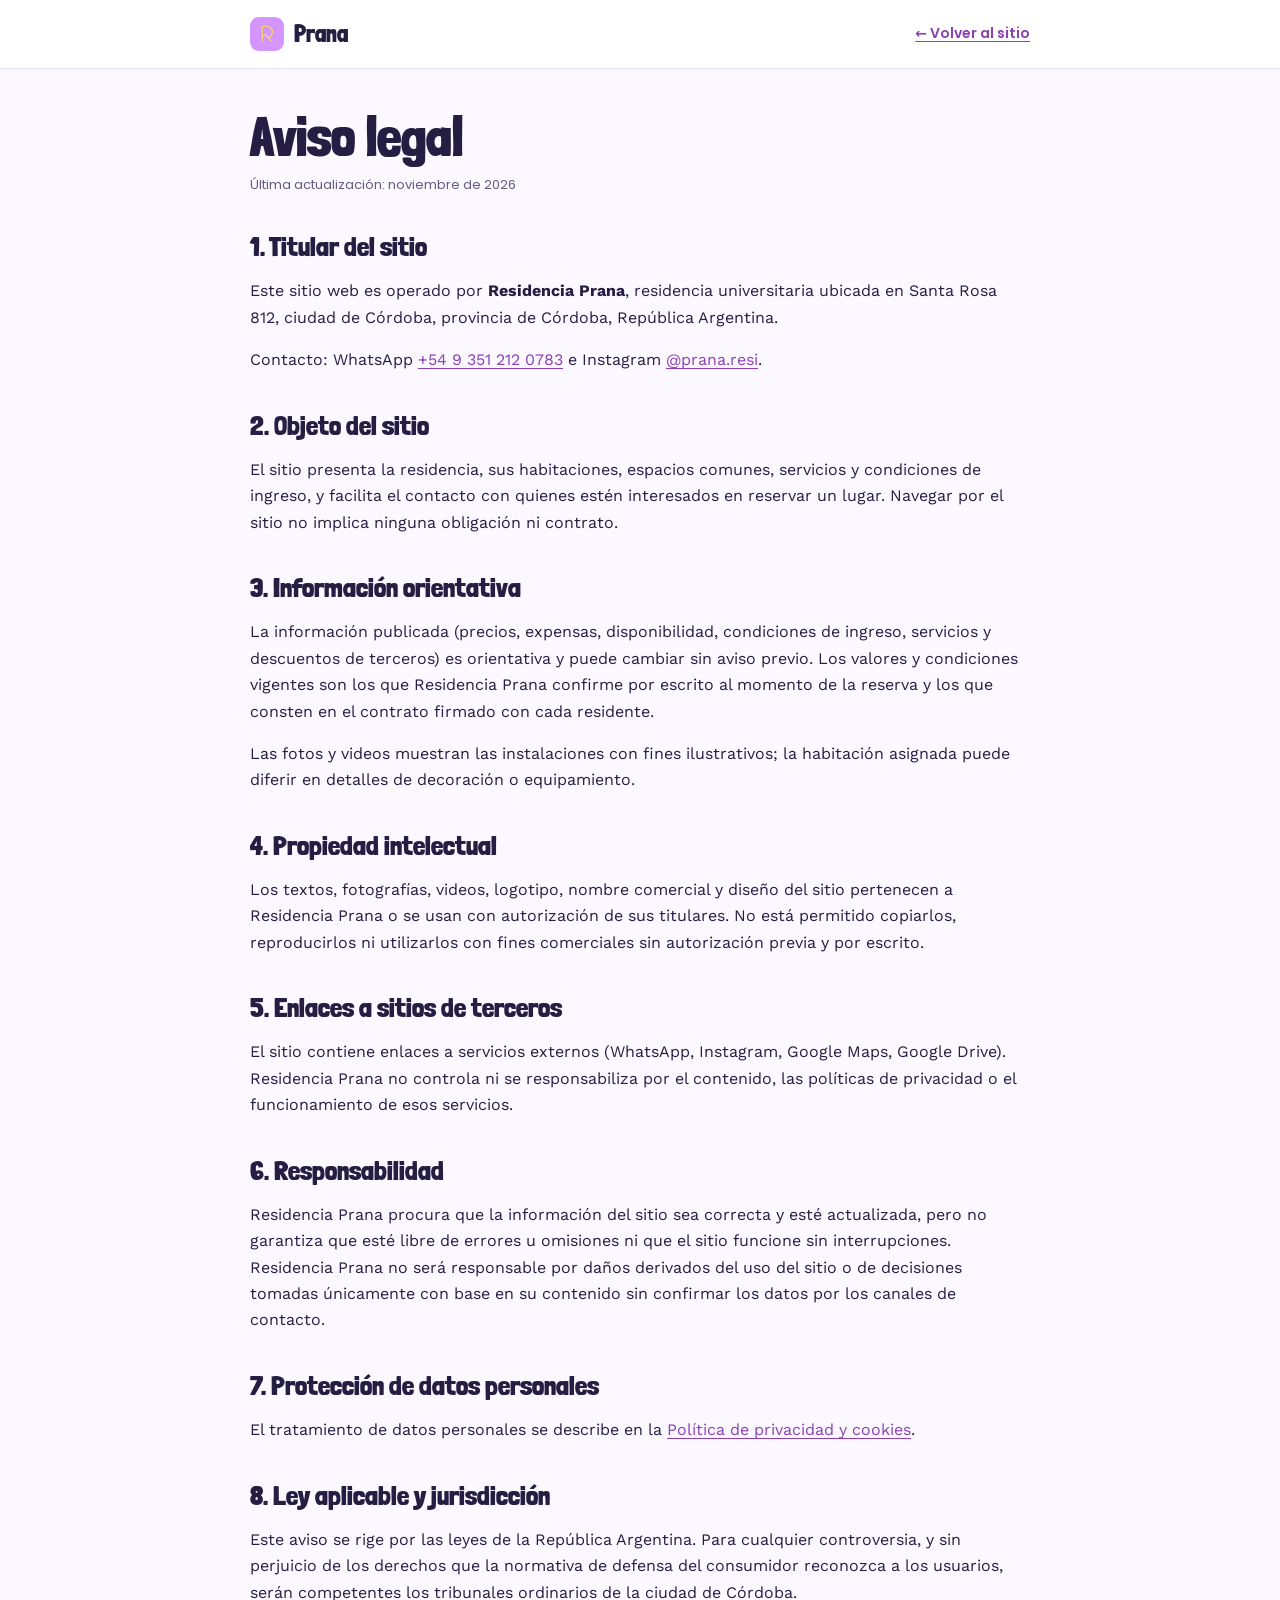
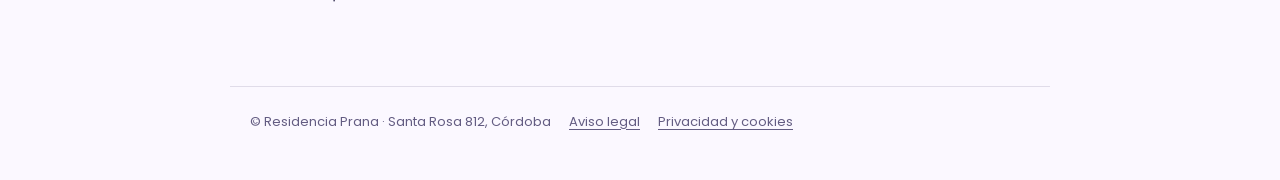
<file: aviso-legal.html>
<!doctype html>
<html lang="es-AR">
<head>
<meta charset="utf-8">
<meta name="viewport" content="width=device-width, initial-scale=1">
<title>Aviso legal | Residencia Prana</title>
<meta name="description" content="Aviso legal y condiciones de uso del sitio web de Residencia Prana, residencia universitaria en Córdoba, Argentina.">
<link rel="canonical" href="https://delicate-zabaione-0e9af4.netlify.app/aviso-legal">
<meta name="theme-color" content="#292354">
<meta name="color-scheme" content="light dark">
<link rel="icon" href="/favicon.ico" sizes="any">
<link rel="icon" type="image/png" sizes="32x32" href="/assets/favicon-32.png">
<link rel="apple-touch-icon" href="/assets/apple-touch-icon.png">
<link rel="stylesheet" href="/assets/pages.css">
</head>
<body>
<header class="top">
  <div class="top-in">
    <a class="brand" href="/"><img src="/assets/logo-96.png" width="34" height="34" alt="">Prana</a>
    <a class="back" href="/">← Volver al sitio</a>
  </div>
</header>
<main>
  <h1>Aviso legal</h1>
  <p class="meta">Última actualización: noviembre de 2026</p>

  <h2>1. Titular del sitio</h2>
  <p>Este sitio web es operado por <strong>Residencia Prana</strong>, residencia universitaria ubicada en Santa Rosa 812, ciudad de Córdoba, provincia de Córdoba, República Argentina.</p>
  <p>Contacto: WhatsApp <a href="https://wa.me/5493512120783">+54 9 351 212 0783</a> e Instagram <a href="https://www.instagram.com/prana.resi/" rel="noopener">@prana.resi</a>.</p>

  <h2>2. Objeto del sitio</h2>
  <p>El sitio presenta la residencia, sus habitaciones, espacios comunes, servicios y condiciones de ingreso, y facilita el contacto con quienes estén interesados en reservar un lugar. Navegar por el sitio no implica ninguna obligación ni contrato.</p>

  <h2>3. Información orientativa</h2>
  <p>La información publicada (precios, expensas, disponibilidad, condiciones de ingreso, servicios y descuentos de terceros) es orientativa y puede cambiar sin aviso previo. Los valores y condiciones vigentes son los que Residencia Prana confirme por escrito al momento de la reserva y los que consten en el contrato firmado con cada residente.</p>
  <p>Las fotos y videos muestran las instalaciones con fines ilustrativos; la habitación asignada puede diferir en detalles de decoración o equipamiento.</p>

  <h2>4. Propiedad intelectual</h2>
  <p>Los textos, fotografías, videos, logotipo, nombre comercial y diseño del sitio pertenecen a Residencia Prana o se usan con autorización de sus titulares. No está permitido copiarlos, reproducirlos ni utilizarlos con fines comerciales sin autorización previa y por escrito.</p>

  <h2>5. Enlaces a sitios de terceros</h2>
  <p>El sitio contiene enlaces a servicios externos (WhatsApp, Instagram, Google Maps, Google Drive). Residencia Prana no controla ni se responsabiliza por el contenido, las políticas de privacidad o el funcionamiento de esos servicios.</p>

  <h2>6. Responsabilidad</h2>
  <p>Residencia Prana procura que la información del sitio sea correcta y esté actualizada, pero no garantiza que esté libre de errores u omisiones ni que el sitio funcione sin interrupciones. Residencia Prana no será responsable por daños derivados del uso del sitio o de decisiones tomadas únicamente con base en su contenido sin confirmar los datos por los canales de contacto.</p>

  <h2>7. Protección de datos personales</h2>
  <p>El tratamiento de datos personales se describe en la <a href="/politica-de-privacidad">Política de privacidad y cookies</a>.</p>

  <h2>8. Ley aplicable y jurisdicción</h2>
  <p>Este aviso se rige por las leyes de la República Argentina. Para cualquier controversia, y sin perjuicio de los derechos que la normativa de defensa del consumidor reconozca a los usuarios, serán competentes los tribunales ordinarios de la ciudad de Córdoba.</p>
</main>
<footer class="foot">
  <span>© Residencia Prana · Santa Rosa 812, Córdoba</span>
  <a href="/aviso-legal">Aviso legal</a>
  <a href="/politica-de-privacidad">Privacidad y cookies</a>
</footer>
</body>
</html>
</file>
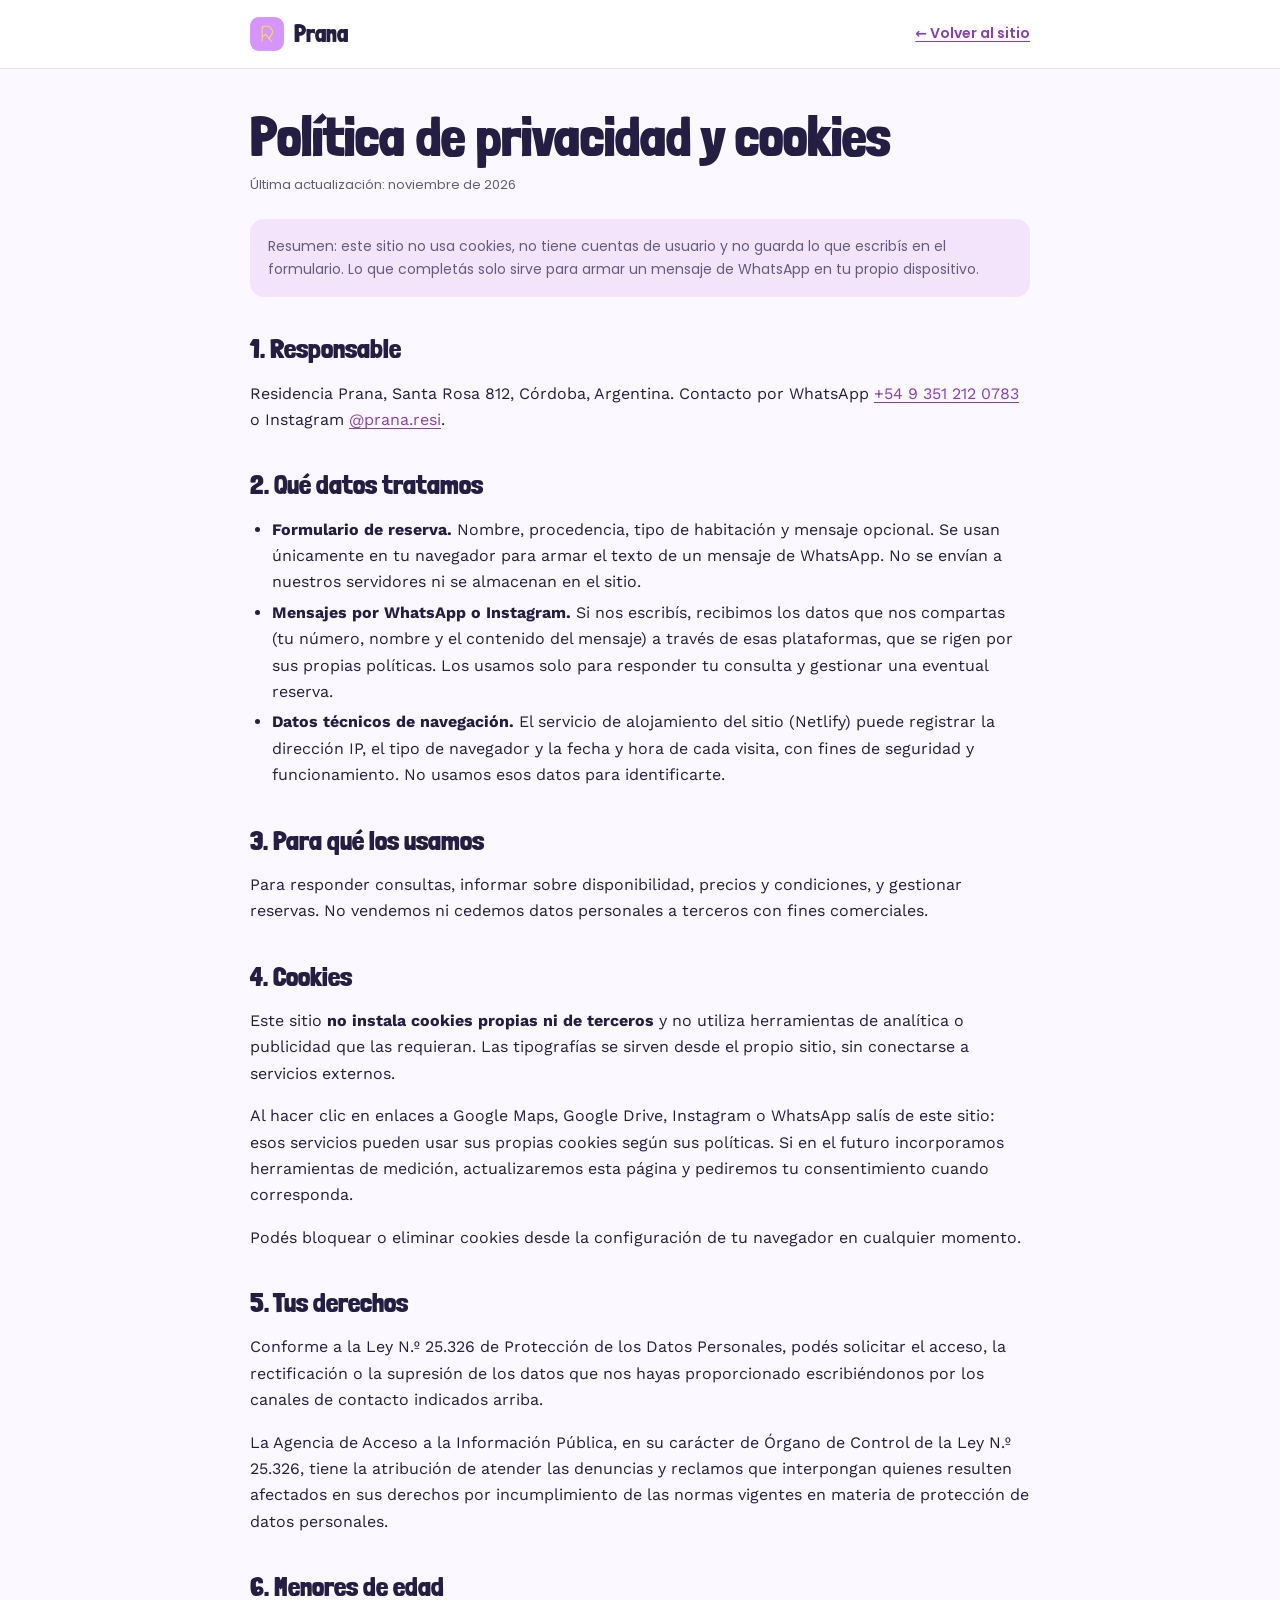
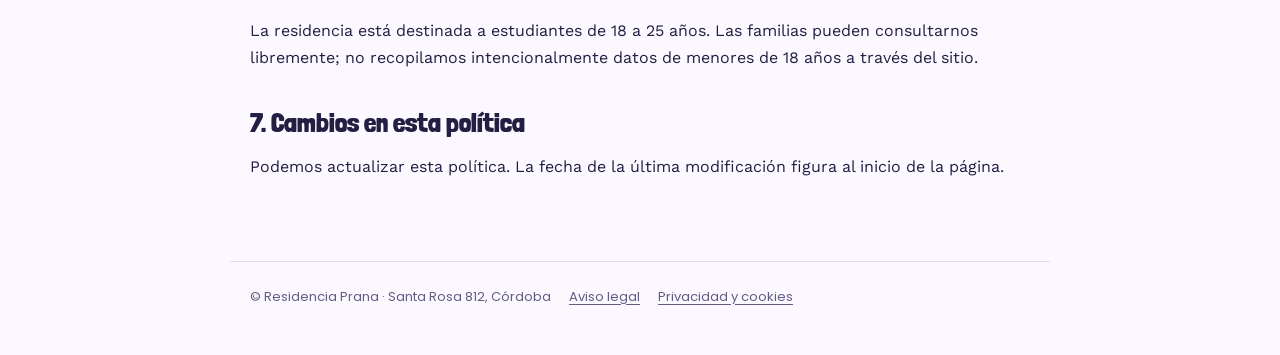
<file: politica-de-privacidad.html>
<!doctype html>
<html lang="es-AR">
<head>
<meta charset="utf-8">
<meta name="viewport" content="width=device-width, initial-scale=1">
<title>Política de privacidad y cookies | Residencia Prana</title>
<meta name="description" content="Cómo trata Residencia Prana los datos personales de quienes visitan el sitio y qué cookies utiliza.">
<link rel="canonical" href="https://delicate-zabaione-0e9af4.netlify.app/politica-de-privacidad">
<meta name="theme-color" content="#292354">
<meta name="color-scheme" content="light dark">
<link rel="icon" href="/favicon.ico" sizes="any">
<link rel="icon" type="image/png" sizes="32x32" href="/assets/favicon-32.png">
<link rel="apple-touch-icon" href="/assets/apple-touch-icon.png">
<link rel="stylesheet" href="/assets/pages.css">
</head>
<body>
<header class="top">
  <div class="top-in">
    <a class="brand" href="/"><img src="/assets/logo-96.png" width="34" height="34" alt="">Prana</a>
    <a class="back" href="/">← Volver al sitio</a>
  </div>
</header>
<main>
  <h1>Política de privacidad y cookies</h1>
  <p class="meta">Última actualización: noviembre de 2026</p>

  <p class="note">Resumen: este sitio no usa cookies, no tiene cuentas de usuario y no guarda lo que escribís en el formulario. Lo que completás solo sirve para armar un mensaje de WhatsApp en tu propio dispositivo.</p>

  <h2>1. Responsable</h2>
  <p>Residencia Prana, Santa Rosa 812, Córdoba, Argentina. Contacto por WhatsApp <a href="https://wa.me/5493512120783">+54 9 351 212 0783</a> o Instagram <a href="https://www.instagram.com/prana.resi/" rel="noopener">@prana.resi</a>.</p>

  <h2>2. Qué datos tratamos</h2>
  <ul>
    <li><strong>Formulario de reserva.</strong> Nombre, procedencia, tipo de habitación y mensaje opcional. Se usan únicamente en tu navegador para armar el texto de un mensaje de WhatsApp. No se envían a nuestros servidores ni se almacenan en el sitio.</li>
    <li><strong>Mensajes por WhatsApp o Instagram.</strong> Si nos escribís, recibimos los datos que nos compartas (tu número, nombre y el contenido del mensaje) a través de esas plataformas, que se rigen por sus propias políticas. Los usamos solo para responder tu consulta y gestionar una eventual reserva.</li>
    <li><strong>Datos técnicos de navegación.</strong> El servicio de alojamiento del sitio (Netlify) puede registrar la dirección IP, el tipo de navegador y la fecha y hora de cada visita, con fines de seguridad y funcionamiento. No usamos esos datos para identificarte.</li>
  </ul>

  <h2>3. Para qué los usamos</h2>
  <p>Para responder consultas, informar sobre disponibilidad, precios y condiciones, y gestionar reservas. No vendemos ni cedemos datos personales a terceros con fines comerciales.</p>

  <h2 id="cookies">4. Cookies</h2>
  <p>Este sitio <strong>no instala cookies propias ni de terceros</strong> y no utiliza herramientas de analítica o publicidad que las requieran. Las tipografías se sirven desde el propio sitio, sin conectarse a servicios externos.</p>
  <p>Al hacer clic en enlaces a Google Maps, Google Drive, Instagram o WhatsApp salís de este sitio: esos servicios pueden usar sus propias cookies según sus políticas. Si en el futuro incorporamos herramientas de medición, actualizaremos esta página y pediremos tu consentimiento cuando corresponda.</p>
  <p>Podés bloquear o eliminar cookies desde la configuración de tu navegador en cualquier momento.</p>

  <h2>5. Tus derechos</h2>
  <p>Conforme a la Ley N.º 25.326 de Protección de los Datos Personales, podés solicitar el acceso, la rectificación o la supresión de los datos que nos hayas proporcionado escribiéndonos por los canales de contacto indicados arriba.</p>
  <p>La Agencia de Acceso a la Información Pública, en su carácter de Órgano de Control de la Ley N.º 25.326, tiene la atribución de atender las denuncias y reclamos que interpongan quienes resulten afectados en sus derechos por incumplimiento de las normas vigentes en materia de protección de datos personales.</p>

  <h2>6. Menores de edad</h2>
  <p>La residencia está destinada a estudiantes de 18 a 25 años. Las familias pueden consultarnos libremente; no recopilamos intencionalmente datos de menores de 18 años a través del sitio.</p>

  <h2>7. Cambios en esta política</h2>
  <p>Podemos actualizar esta política. La fecha de la última modificación figura al inicio de la página.</p>
</main>
<footer class="foot">
  <span>© Residencia Prana · Santa Rosa 812, Córdoba</span>
  <a href="/aviso-legal">Aviso legal</a>
  <a href="/politica-de-privacidad">Privacidad y cookies</a>
</footer>
</body>
</html>
</file>
<file: assets/pages.css>
@font-face{font-family:'Londrina Solid';font-style:normal;font-weight:100 900;font-display:swap;src:url(/assets/fonts/londrina-900.woff2) format('woff2');}
@font-face{font-family:'Poppins';font-style:normal;font-weight:400;font-display:swap;src:url(/assets/fonts/poppins-400.woff2) format('woff2');}
@font-face{font-family:'Poppins';font-style:normal;font-weight:600;font-display:swap;src:url(/assets/fonts/poppins-600.woff2) format('woff2');}
@font-face{font-family:'Work Sans';font-style:normal;font-weight:100 900;font-display:swap;src:url(/assets/fonts/worksans-var.woff2) format('woff2');}

:root{
  --bg:#FBF8FF; --surface:#FFFFFF; --ink:#241E42; --ink-soft:#635C82; --navy:#292354;
  --purple:#CB6CE6; --purple-strong:#8B3FB3; --purple-wash:#F4E4FB; --yellow:#FFDE59; --yellow-ink:#5A4400;
  --line:rgba(41,35,84,0.13);
  --font-display:'Londrina Solid','Baloo 2',system-ui,sans-serif;
  --font-sub:'Poppins',system-ui,-apple-system,sans-serif;
  --font-body:'Work Sans',system-ui,-apple-system,sans-serif;
}
@media (prefers-color-scheme: dark){
  :root{
    --bg:#1A1530; --surface:#231C42; --ink:#F4EFFC; --ink-soft:#C7BEE3; --navy:#15112A;
    --purple:#D98CF0; --purple-strong:#E6ACF5; --purple-wash:#332757; --yellow-ink:#4A3800;
    --line:rgba(244,239,252,0.14);
  }
}
*{box-sizing:border-box;}
html{-webkit-text-size-adjust:100%;}
body{margin:0;background:var(--bg);color:var(--ink);font-family:var(--font-body);font-size:16px;line-height:1.65;-webkit-font-smoothing:antialiased;}
a{color:var(--purple-strong);text-underline-offset:3px;}
.top{background:var(--surface);border-bottom:1px solid var(--line);}
.top-in{max-width:820px;margin:0 auto;padding:14px 20px;display:flex;align-items:center;justify-content:space-between;gap:16px;}
.brand{display:flex;align-items:center;gap:10px;font-family:var(--font-display);font-size:24px;color:var(--ink);text-decoration:none;}
.brand img{width:34px;height:34px;border-radius:9px;display:block;}
.back{font-family:var(--font-sub);font-size:14px;font-weight:600;color:var(--purple-strong);}
main{max-width:820px;margin:0 auto;padding:40px 20px 64px;}
h1{font-family:var(--font-display);font-weight:900;font-size:clamp(2.4rem,6vw,3.4rem);line-height:1.05;margin:0 0 8px;}
h2{font-family:var(--font-display);font-weight:900;font-size:1.7rem;line-height:1.15;margin:36px 0 8px;}
p,li{color:var(--ink);}
.meta{font-family:var(--font-sub);font-size:13px;color:var(--ink-soft);margin:0 0 24px;}
ul{padding-left:22px;}
li{margin:4px 0;}
.note{background:var(--purple-wash);border-radius:14px;padding:16px 18px;font-family:var(--font-sub);font-size:14px;color:var(--ink-soft);}
.btn{display:inline-flex;align-items:center;gap:8px;font-family:var(--font-sub);font-weight:600;font-size:15px;padding:13px 24px;border-radius:999px;text-decoration:none;background:var(--navy);color:#fff;}
.btn.wa{background:var(--yellow);color:var(--yellow-ink);}
.btn:focus-visible,a:focus-visible{outline:3px solid var(--purple);outline-offset:3px;}
.foot{max-width:820px;margin:0 auto;padding:24px 20px 48px;border-top:1px solid var(--line);font-family:var(--font-sub);font-size:13px;color:var(--ink-soft);display:flex;flex-wrap:wrap;gap:6px 18px;}
.foot a{color:var(--ink-soft);}
.err{text-align:center;padding-top:72px;}
.err .code{font-family:var(--font-display);font-weight:900;font-size:clamp(5rem,22vw,9rem);line-height:1;color:var(--purple-strong);margin:0;}
.err p{font-family:var(--font-sub);color:var(--ink-soft);max-width:46ch;margin:12px auto 28px;}
.err .actions{display:flex;gap:12px;flex-wrap:wrap;justify-content:center;}
</file>
